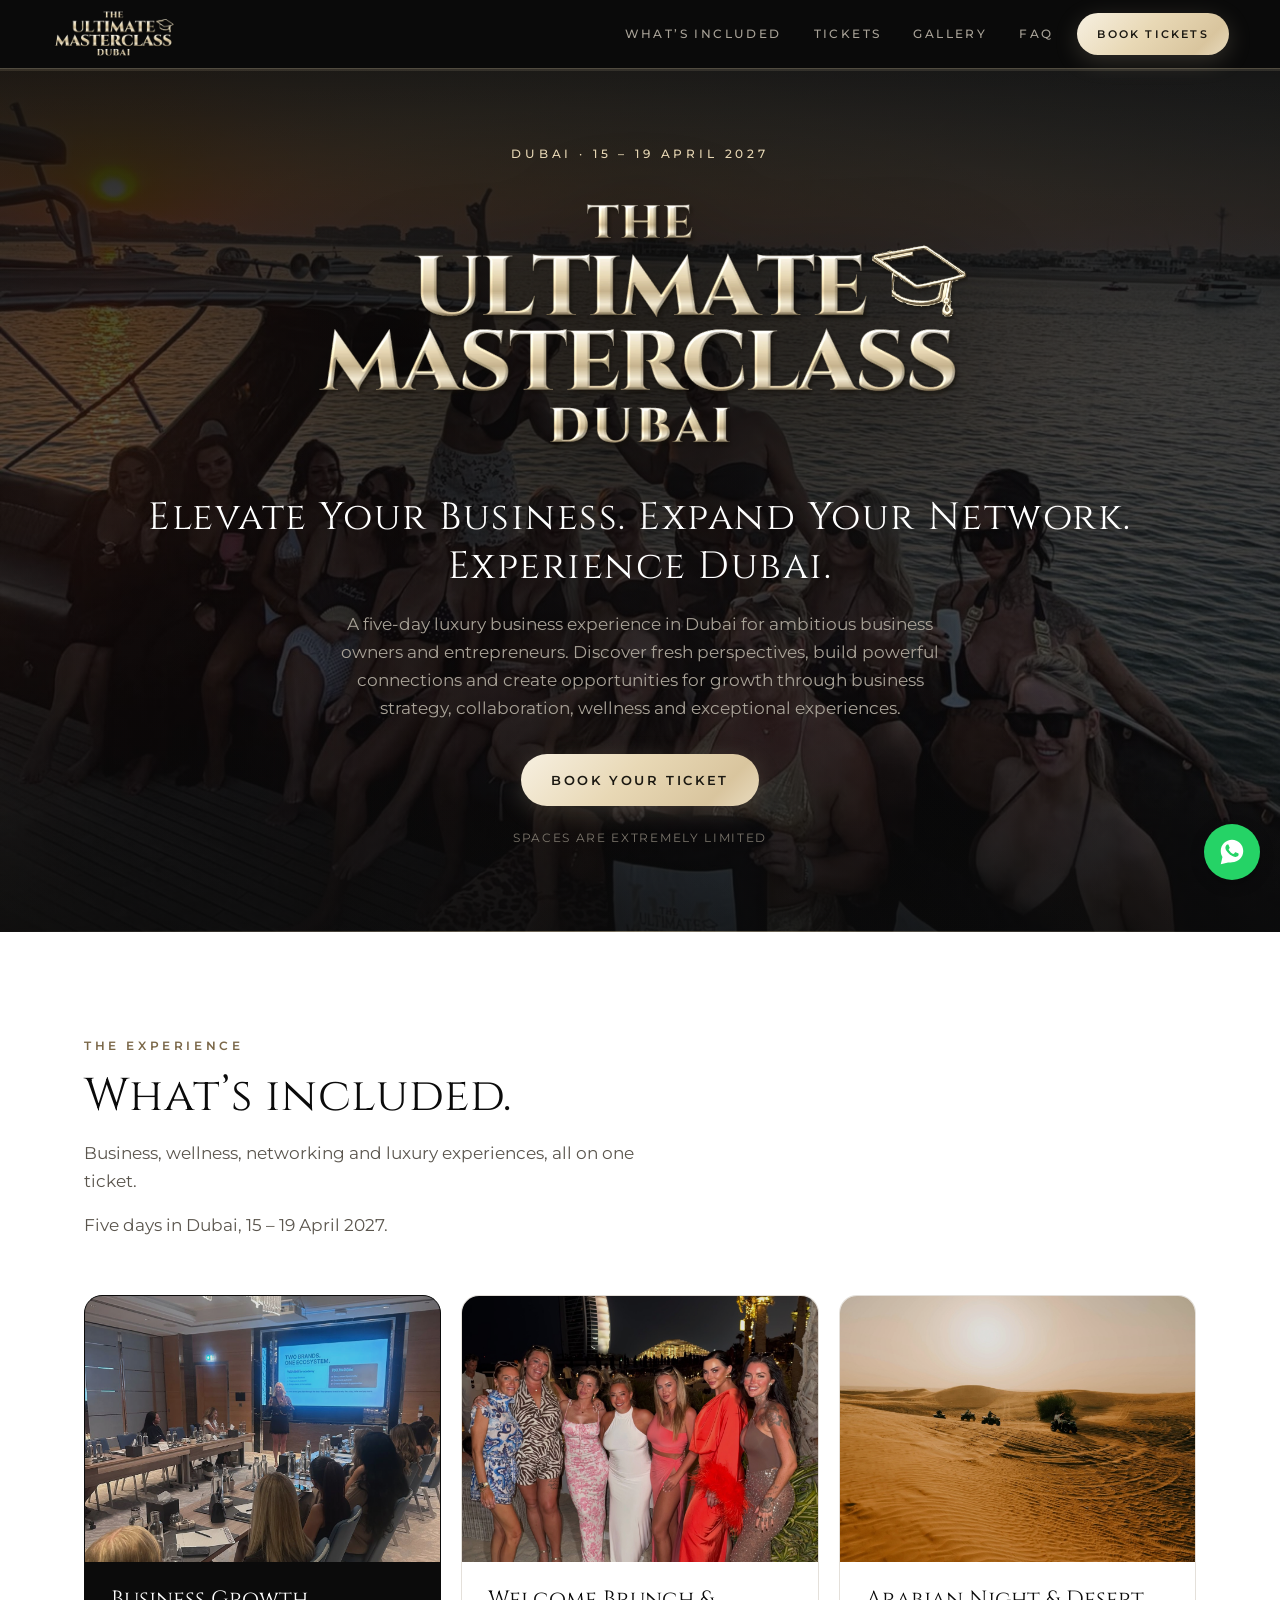
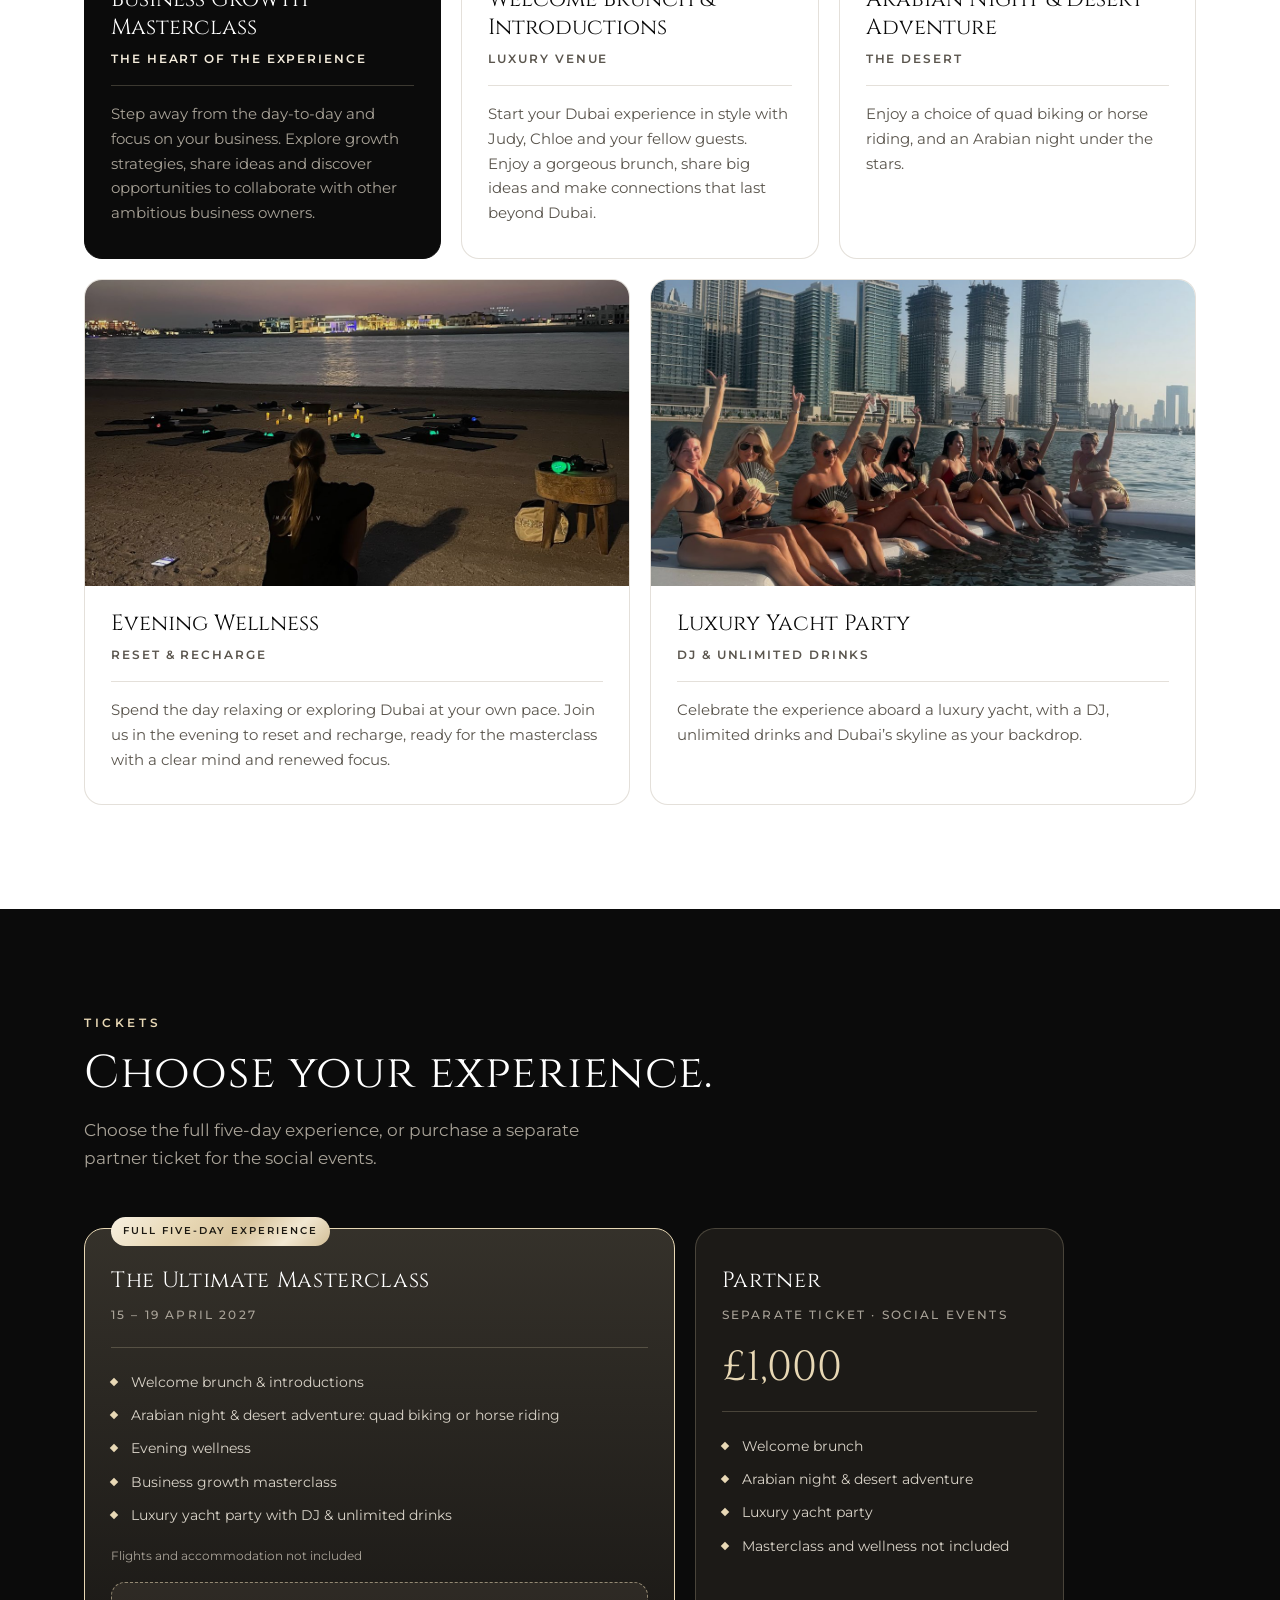
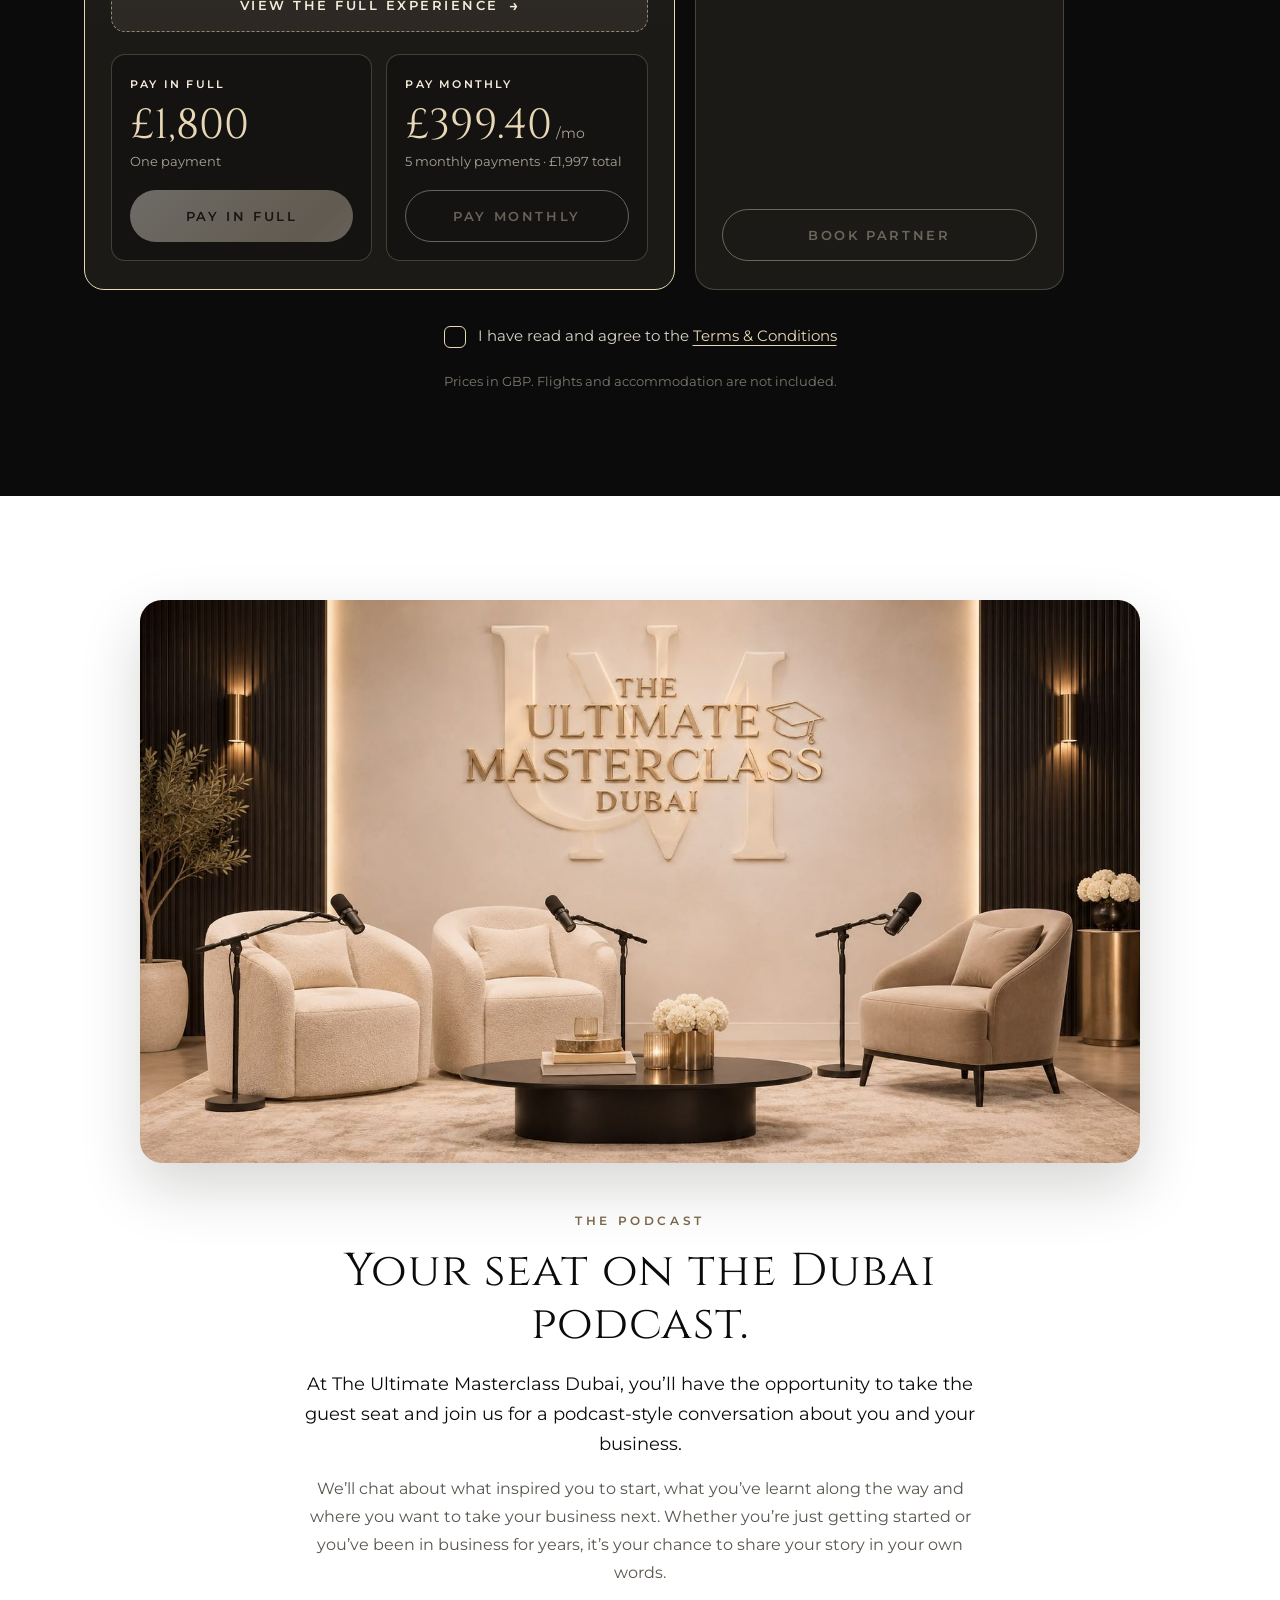
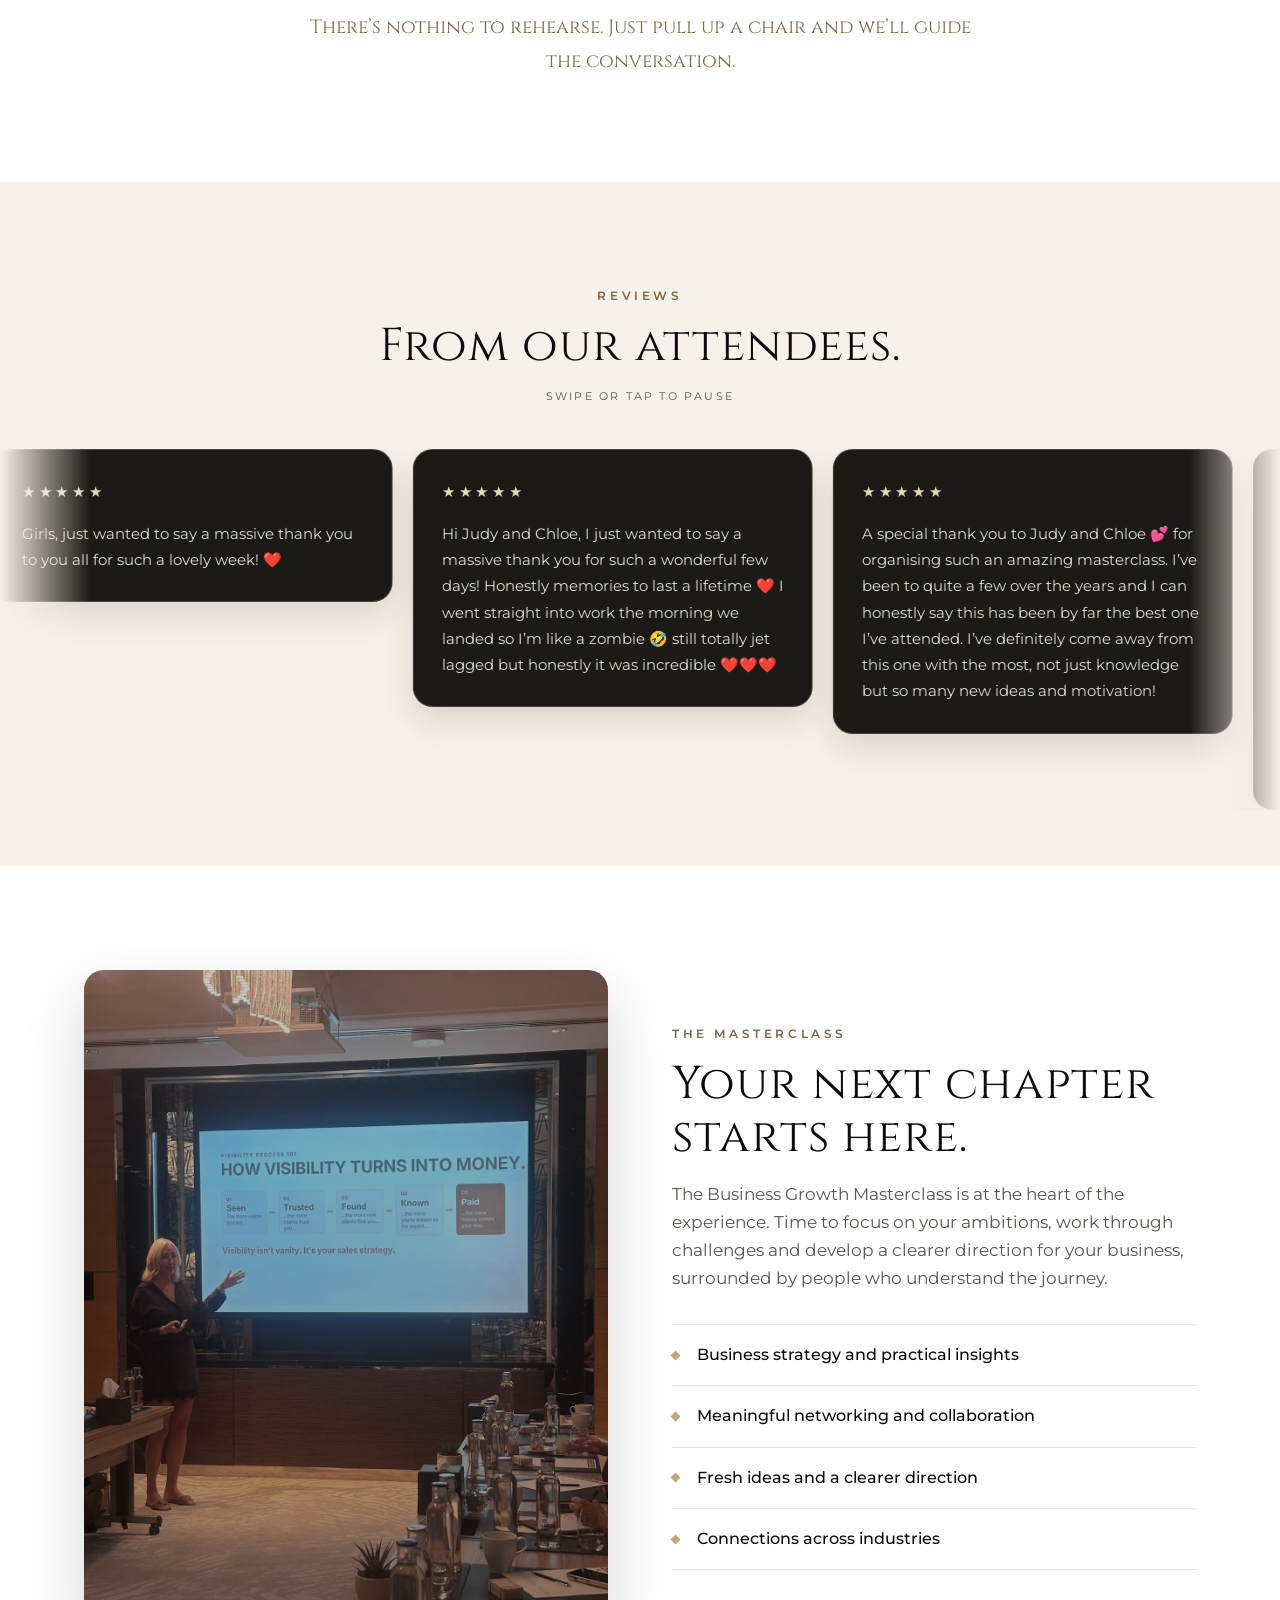
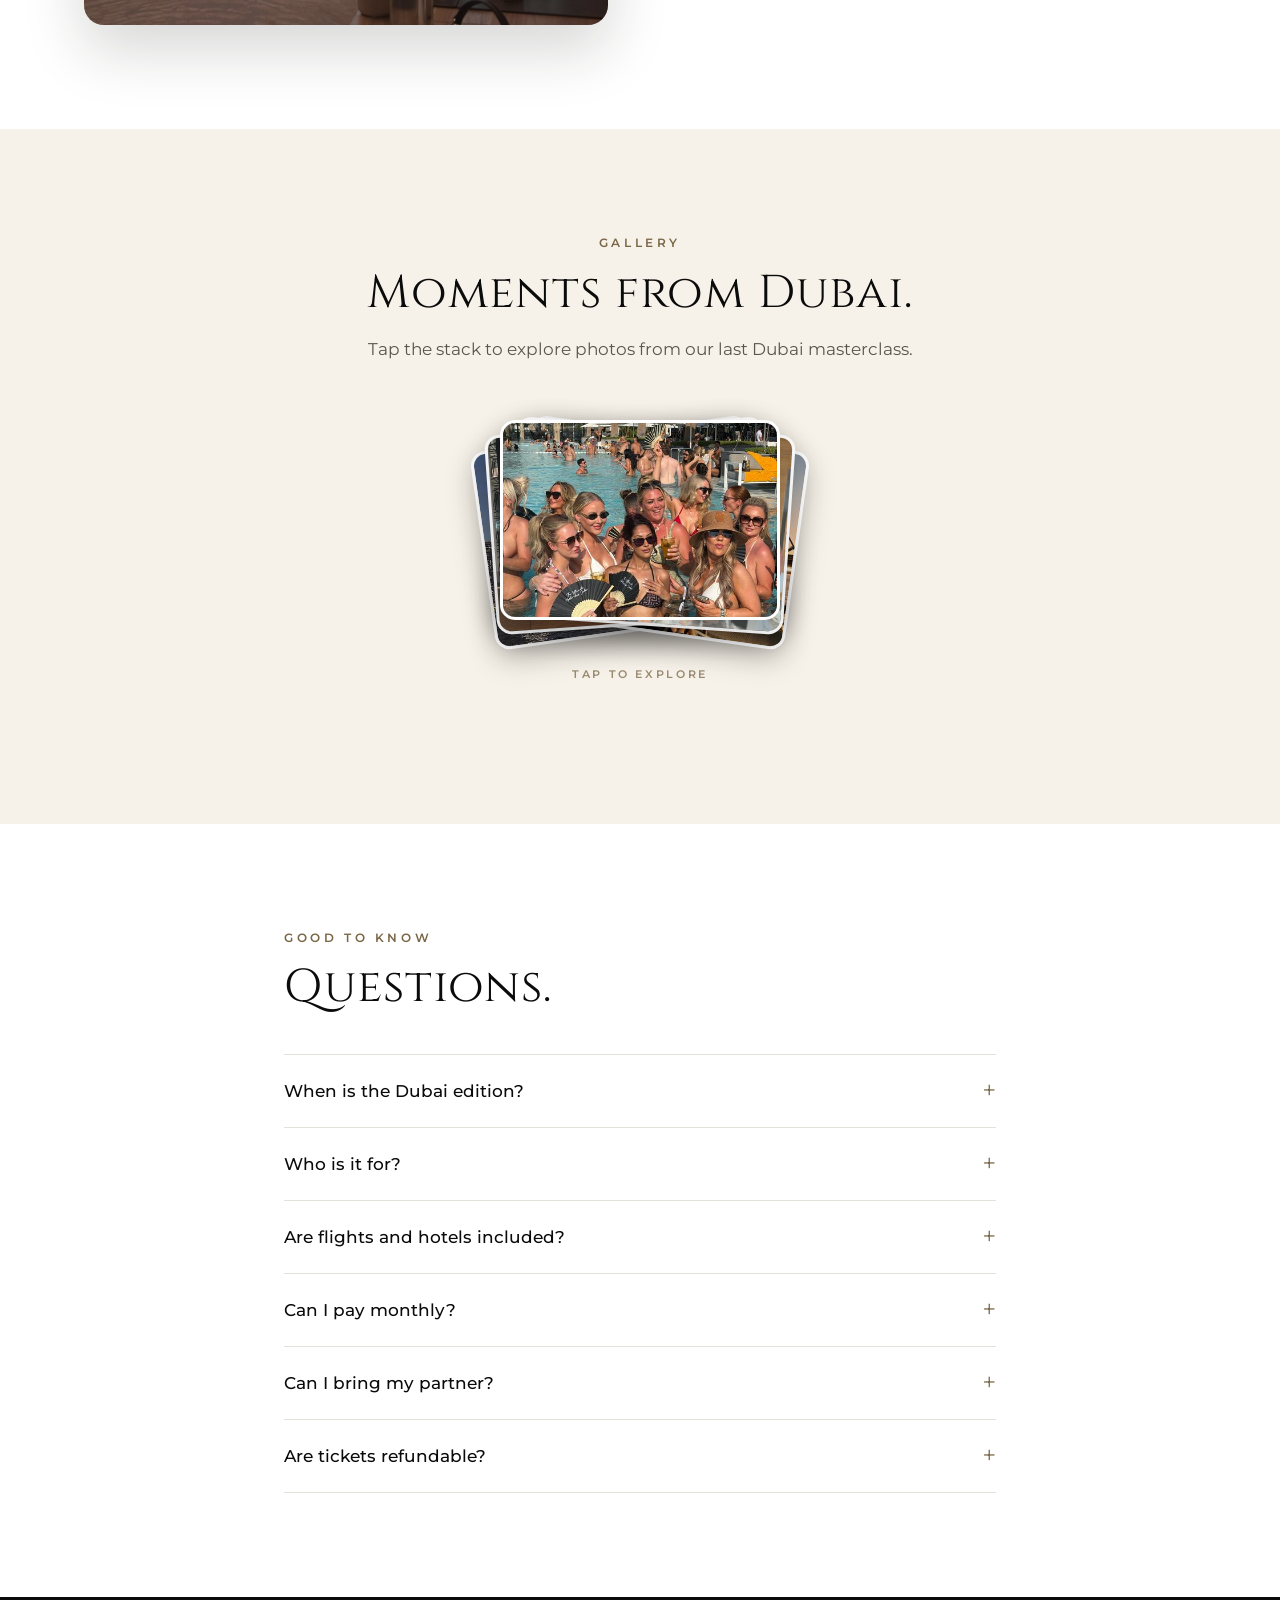
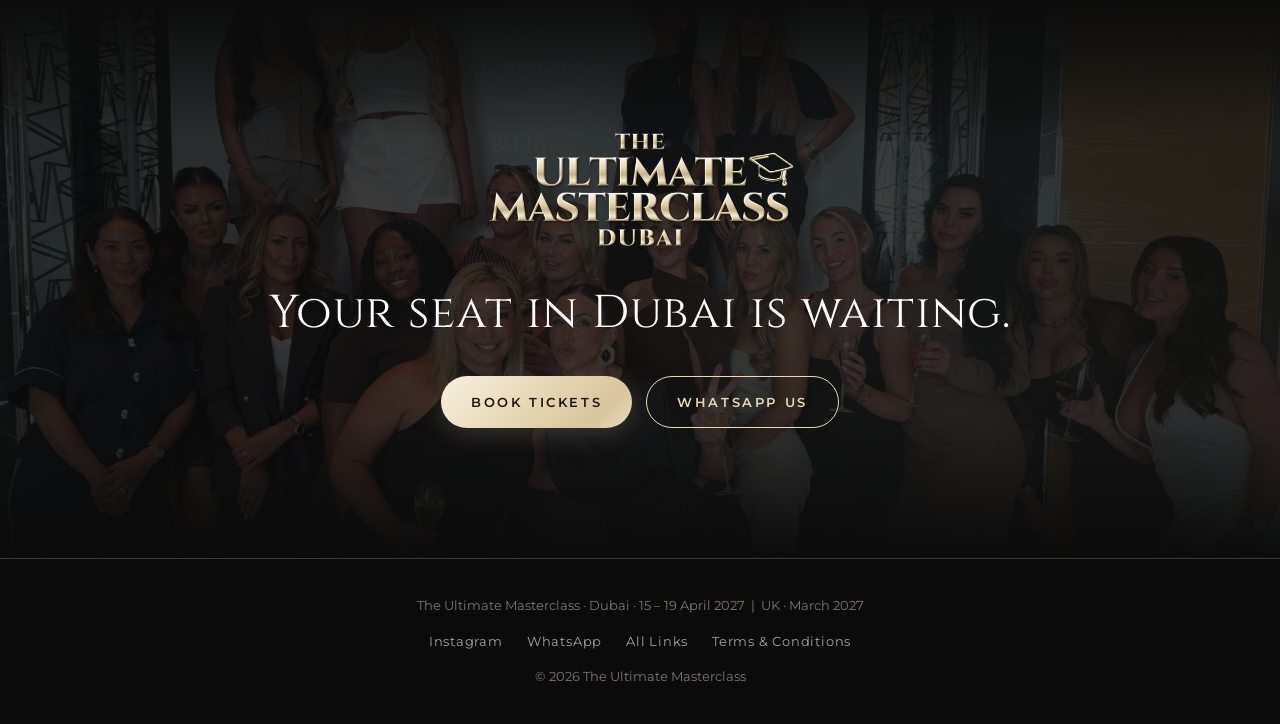
<file: index.html>
<!DOCTYPE html>
<html lang="en">
<head>
<meta charset="UTF-8">
<meta name="viewport" content="width=device-width, initial-scale=1.0, viewport-fit=cover">
<title>The Ultimate Masterclass Dubai 2027 | Luxury Business Masterclass &amp; Retreat</title>
<meta name="description" content="The Ultimate Masterclass returns to Dubai, 15 – 19 April 2027. A five-day luxury business masterclass and networking retreat for ambitious business owners and entrepreneurs, with business strategy, wellness, a desert adventure and a yacht party. Limited spaces.">
<meta name="keywords" content="The Ultimate Masterclass, Ultimate Masterclass Dubai, business masterclass Dubai, Dubai business retreat, entrepreneur retreat Dubai, luxury business retreat, business networking event Dubai, business growth masterclass, women in business retreat, beauty business masterclass, aesthetics business masterclass, hair and beauty business event, SPMU business training, business owners event 2027, Dubai April 2027">
<meta name="author" content="The Ultimate Masterclass">
<meta name="robots" content="index, follow, max-image-preview:large">
<link rel="canonical" href="https://theultimatemasterclass.co.uk/">
<meta name="theme-color" content="#0B0B0B">

<link rel="icon" href="assets/icons/favicon.ico?v=20261119134118" sizes="48x48">
<link rel="icon" type="image/png" href="assets/icons/icon-32.png?v=20261119134118" sizes="32x32">
<link rel="icon" type="image/png" href="assets/icons/icon-192.png?v=20261119134118" sizes="192x192">
<link rel="apple-touch-icon" href="assets/icons/apple-touch-icon.png?v=20261119134118">
<link rel="manifest" href="site.webmanifest">

<meta property="og:type" content="website">
<meta property="og:locale" content="en_GB">
<meta property="og:site_name" content="The Ultimate Masterclass">
<meta property="og:url" content="https://theultimatemasterclass.co.uk/">
<meta property="og:title" content="The Ultimate Masterclass Dubai | 15 – 19 April 2027">
<meta property="og:description" content="A five-day luxury business masterclass and networking retreat in Dubai for ambitious business owners and entrepreneurs. 15 – 19 April 2027. Limited spaces.">
<meta property="og:image" content="https://theultimatemasterclass.co.uk/assets/images/social-share.jpg">
<meta property="og:image:type" content="image/jpeg">
<meta property="og:image:width" content="1200">
<meta property="og:image:height" content="630">
<meta property="og:image:alt" content="The Ultimate Masterclass Dubai logo in gold on black">
<meta name="twitter:card" content="summary_large_image">
<meta name="twitter:title" content="The Ultimate Masterclass Dubai | 15 – 19 April 2027">
<meta name="twitter:description" content="A five-day luxury business masterclass and networking retreat in Dubai for ambitious business owners and entrepreneurs. Limited spaces.">
<meta name="twitter:image" content="https://theultimatemasterclass.co.uk/assets/images/social-share.jpg">
<meta name="twitter:image:alt" content="The Ultimate Masterclass Dubai logo in gold on black">

<script type="application/ld+json">
{
  "@context": "https://schema.org",
  "@graph": [
    {
      "@type": "Organization",
      "@id": "https://theultimatemasterclass.co.uk/#org",
      "name": "The Ultimate Masterclass",
      "url": "https://theultimatemasterclass.co.uk/",
      "logo": "https://theultimatemasterclass.co.uk/assets/icons/icon-512.png",
      "sameAs": ["https://www.instagram.com/the_ultimatemasterclass/"]
    },
    {
      "@type": "WebSite",
      "@id": "https://theultimatemasterclass.co.uk/#website",
      "name": "The Ultimate Masterclass",
      "url": "https://theultimatemasterclass.co.uk/",
      "publisher": { "@id": "https://theultimatemasterclass.co.uk/#org" },
      "inLanguage": "en-GB"
    },
    {
      "@type": "BusinessEvent",
      "name": "The Ultimate Masterclass Dubai 2027",
      "description": "A five-day luxury business masterclass and networking retreat in Dubai for ambitious business owners and entrepreneurs: the Business Growth Masterclass, a welcome brunch, an Arabian night and desert adventure, evening wellness and a luxury yacht party.",
      "startDate": "2027-04-15",
      "endDate": "2027-04-19",
      "eventStatus": "https://schema.org/EventScheduled",
      "eventAttendanceMode": "https://schema.org/OfflineEventAttendanceMode",
      "location": {
        "@type": "Place",
        "name": "Dubai",
        "address": { "@type": "PostalAddress", "addressLocality": "Dubai", "addressCountry": "AE" }
      },
      "image": [
        "https://theultimatemasterclass.co.uk/assets/images/social-share.jpg",
        "https://theultimatemasterclass.co.uk/assets/images/masterclass-session.jpg",
        "https://theultimatemasterclass.co.uk/assets/images/yacht-deck.jpg"
      ],
      "organizer": { "@id": "https://theultimatemasterclass.co.uk/#org" },
      "url": "https://theultimatemasterclass.co.uk/",
      "offers": [
        {
          "@type": "Offer",
          "name": "The Ultimate Masterclass ticket",
          "price": "1800",
          "priceCurrency": "GBP",
          "availability": "https://schema.org/LimitedAvailability",
          "url": "https://theultimatemasterclass.co.uk/#tickets"
        },
        {
          "@type": "Offer",
          "name": "Partner ticket",
          "price": "1000",
          "priceCurrency": "GBP",
          "availability": "https://schema.org/LimitedAvailability",
          "url": "https://theultimatemasterclass.co.uk/#tickets"
        }
      ]
    }
  ]
}
</script>

<link rel="preload" as="image" href="assets/logo/logo-text.webp?v=20261119134118" type="image/webp">
<link rel="preload" as="image" href="assets/images/yacht-sunset.jpg?v=20261119134118">
<script>
/* Version check: GitHub Pages caches this page for ~10 min. If the live site has a
   newer version than the one loaded, reload once to pick it up (see tools/bump_version.py). */
(function () {
  var SITE_VERSION = "20261119134118";
  if (location.protocol === 'file:' || !window.fetch) return;
  fetch('version.json?t=' + Date.now(), { cache: 'no-store' })
    .then(function (r) { return r.ok ? r.json() : null; })
    .then(function (d) {
      if (!d || !d.version || d.version === SITE_VERSION) return;
      var key = 'tumc-reloaded-' + d.version;
      try { if (sessionStorage.getItem(key)) return; sessionStorage.setItem(key, '1'); } catch (e) { return; }
      location.reload();
    })
    .catch(function () {});
})();
</script>
<link rel="preconnect" href="https://fonts.googleapis.com">
<link rel="preconnect" href="https://fonts.gstatic.com" crossorigin>
<link rel="stylesheet" href="https://fonts.googleapis.com/css2?family=Cinzel:wght@400;500&family=Montserrat:wght@400;500;600&display=swap">
<link rel="stylesheet" href="styles.css?v=20261119134118">
</head>
<body>

<header class="nav">
  <div class="wrap nav-in">
    <a href="#top" class="nav-mark" aria-label="The Ultimate Masterclass, back to top"><picture><source srcset="assets/logo/logo-text.webp?v=20261119134118" type="image/webp"><img src="assets/logo/logo-text.png?v=20261119134118" alt="" width="2400" height="959"></picture></a>
    <nav class="nav-links" aria-label="Sections">
      <a href="#days">What’s Included</a>
      <a href="#tickets">Tickets</a>
      <a href="#gallery">Gallery</a>
      <a href="#faq">FAQ</a>
    </nav>
    <a href="#tickets" class="btn btn-gold btn-sm">Book Tickets</a>
  </div>
</header>

<main id="top">

  <!-- HERO -->
  <section class="hero">
    <div class="hero-bg" aria-hidden="true"></div>
    <div class="wrap hero-in">
      <p class="eyebrow">Dubai · 15 – 19 April 2027</p>
      <picture>
        <source srcset="assets/logo/logo-text.webp?v=20261119134118" type="image/webp">
        <img class="hero-logo" src="assets/logo/logo-text.png?v=20261119134118" alt="The Ultimate Masterclass Dubai" width="2400" height="959">
      </picture>
      <h1>Elevate Your Business. Expand Your Network.<br>Experience Dubai.</h1>
      <p class="lead">A five-day luxury business experience in Dubai for ambitious business owners and entrepreneurs. Discover fresh perspectives, build powerful connections and create opportunities for growth through business strategy, collaboration, wellness and exceptional experiences.</p>
      <div class="cta">
        <a href="#tickets" class="btn btn-gold">Book Your Ticket</a>
      </div>
      <p class="fine">Spaces are extremely limited</p>
    </div>
  </section>

  <!-- WHAT'S INCLUDED -->
  <section class="sec light" id="days">
    <div class="wrap">
      <p class="label">The Experience</p>
      <h2>What’s included.</h2>
      <p class="intro">Business, wellness, networking and luxury experiences, all on one ticket.</p>
      <p class="intro">Five days in Dubai, 15 – 19 April 2027.</p>

      <ol class="days">
        <li class="day day-key">
          <img class="day-img" src="assets/images/masterclass-session.jpg?v=20261119134118" alt="A speaker presenting to guests during the Business Growth Masterclass" loading="lazy" width="1200" height="1600" style="object-position:center 40%">
          <h3>Business Growth Masterclass</h3>
          <p class="day-where">The heart of the experience</p>
          <p>Step away from the day-to-day and focus on your business. Explore growth strategies, share ideas and discover opportunities to collaborate with other ambitious business owners.</p>
        </li>
        <li class="day">
          <img class="day-img" src="assets/images/beach-night.jpg?v=20261119134118" alt="Guests together at a beach club in Dubai at night" loading="lazy" width="1200" height="1600">
          <h3>Welcome Brunch &amp; Introductions</h3>
          <p class="day-where">Luxury venue</p>
          <p>Start your Dubai experience in style with Judy, Chloe and your fellow guests. Enjoy a gorgeous brunch, share big ideas and make connections that last beyond Dubai.</p>
        </li>
        <li class="day">
          <img class="day-img" src="assets/images/arabian-night.jpg?v=20261119134118" alt="Quad bikes riding across the golden dunes of the Dubai desert" loading="lazy" width="1400" height="933"><!-- Photo: Mulberry Digital, Unsplash -->
          <h3>Arabian Night &amp; Desert Adventure</h3>
          <p class="day-where">The desert</p>
          <p>Enjoy a choice of quad biking or horse riding, and an Arabian night under the stars.</p>
        </li>
        <li class="day">
          <img class="day-img" src="assets/images/evening-wellness.jpg?v=20261119134118" alt="A guest sitting on the beach at dusk beside mats and candles set out for the evening wellness session" loading="lazy" width="1200" height="1600" style="object-position:center 62%">
          <h3>Evening Wellness</h3>
          <p class="day-where">Reset &amp; recharge</p>
          <p>Spend the day relaxing or exploring Dubai at your own pace. Join us in the evening to reset and recharge, ready for the masterclass with a clear mind and renewed focus.</p>
        </li>
        <li class="day">
          <img class="day-img" src="assets/images/yacht-deck.jpg?v=20261119134118" alt="Guests relaxing on the yacht deck with the Dubai skyline behind" loading="lazy" width="1200" height="1600" style="object-position:center 56%">
          <h3>Luxury Yacht Party</h3>
          <p class="day-where">DJ &amp; unlimited drinks</p>
          <p>Celebrate the experience aboard a luxury yacht, with a DJ, unlimited drinks and Dubai’s skyline as your backdrop.</p>
        </li>
      </ol>
    </div>
  </section>

  <!-- TICKETS -->
  <section class="sec dark" id="tickets">
    <div class="wrap">
      <p class="label">Tickets</p>
      <h2>Choose your experience.</h2>
      <p class="intro">Choose the full five-day experience, or purchase a separate partner ticket for the social events.</p>

      <div class="tix">
        <article class="tk tk-feat" data-href="experience.html?from=tickets">
          <p class="tk-badge">Full Five-Day Experience</p>
          <h3>The Ultimate Masterclass</h3>
          <p class="tk-sub">15 – 19 April 2027</p>
          <ul>
            <li>Welcome brunch &amp; introductions</li>
            <li>Arabian night &amp; desert adventure: quad biking or horse riding</li>
            <li>Evening wellness</li>
            <li>Business growth masterclass</li>
            <li>Luxury yacht party with DJ &amp; unlimited drinks</li>
          </ul>
          <p class="tk-excl">Flights and accommodation not included</p>
          <a class="tk-more" href="experience.html?from=tickets">View the full experience <span aria-hidden="true">→</span></a>
          <div class="pay">
            <div class="pay-opt">
              <p class="pay-h">Pay in full</p>
              <p class="tk-price">£1,800</p>
              <p class="pay-sub">One payment</p>
              <a class="btn btn-gold" href="#" data-href="https://stan.store/EducationalEvents/p/vip-ticket-dubai" data-pay>Pay in Full</a>
            </div>
            <div class="pay-opt">
              <p class="pay-h">Pay monthly</p>
              <p class="tk-price">£399.40<span class="per">/mo</span></p>
              <p class="pay-sub">5 monthly payments · £1,997 total</p>
              <a class="btn btn-line" href="#" data-href="https://stan.store/EducationalEvents/p/april-dubai-27--full-experience--pay-instalments" data-pay>Pay Monthly</a>
            </div>
          </div>
        </article>

        <article class="tk">
          <h3>Partner</h3>
          <p class="tk-sub">Separate ticket · Social events</p>
          <p class="tk-price">£1,000</p>
          <ul>
            <li>Welcome brunch</li>
            <li>Arabian night &amp; desert adventure</li>
            <li>Luxury yacht party</li>
            <li>Masterclass and wellness not included</li>
          </ul>
          <a class="btn btn-line" href="#" data-href="https://stan.store/EducationalEvents/p/partners-package-day-1-4-ticket-dubai-" data-pay>Book Partner</a>
        </article>
      </div>

      <label class="agree" id="agree">
        <input type="checkbox" id="agreeTerms">
        <span class="agree-box" aria-hidden="true"></span>
        <span class="agree-text">I have read and agree to the <a href="terms.html?from=tickets">Terms &amp; Conditions</a></span>
      </label>
      <p class="agree-hint" id="agreeHint" aria-live="polite">Please accept the Terms &amp; Conditions to continue to payment.</p>
      <p class="note">Prices in GBP. Flights and accommodation are not included.</p>
    </div>
  </section>

  <!-- PODCAST -->
  <section class="sec light podcast" id="podcast">
    <div class="wrap">
      <figure class="pod-img">
        <img src="assets/images/podcast.jpg?v=20261119134118" alt="The Ultimate Masterclass Dubai podcast set, with three armchairs and microphones in front of the gold logo" loading="lazy" width="1600" height="900">
      </figure>
      <div class="pod-text">
        <p class="label">The Podcast</p>
        <h2>Your seat on the Dubai podcast.</h2>
        <p class="pod-lead">At The Ultimate Masterclass Dubai, you’ll have the opportunity to take the guest seat and join us for a podcast-style conversation about you and your business.</p>
        <p>We’ll chat about what inspired you to start, what you’ve learnt along the way and where you want to take your business next. Whether you’re just getting started or you’ve been in business for years, it’s your chance to share your story in your own words.</p>
        <p class="pod-note">There’s nothing to rehearse. Just pull up a chair and we’ll guide the conversation.</p>
      </div>
    </div>
  </section>

  <!-- TESTIMONIALS: add one <figure class="quote"> per review -->
  <section class="sec champ reviews" id="reviews">
    <div class="wrap">
      <p class="label">Reviews</p>
      <h2>From our attendees.</h2>
      <p class="rv-hint">Swipe or tap to pause</p>
    </div>
    <div class="rv-marquee" id="rv">
      <div class="rv-track">
        <figure class="quote">
          <p class="stars" aria-label="5 out of 5 stars">★★★★★</p>
          <blockquote><p>Girls, just wanted to say a massive thank you to you all for such a lovely week! ❤️</p></blockquote>
        </figure>
        <figure class="quote">
          <p class="stars" aria-label="5 out of 5 stars">★★★★★</p>
          <blockquote><p>Hi Judy and Chloe, I just wanted to say a massive thank you for such a wonderful few days! Honestly memories to last a lifetime ❤️ I went straight into work the morning we landed so I’m like a zombie 🤣 still totally jet lagged but honestly it was incredible ❤️❤️❤️</p></blockquote>
        </figure>
        <figure class="quote">
          <p class="stars" aria-label="5 out of 5 stars">★★★★★</p>
          <blockquote><p>A special thank you to Judy and Chloe 💕 for organising such an amazing masterclass. I’ve been to quite a few over the years and I can honestly say this has been by far the best one I’ve attended. I’ve definitely come away from this one with the most, not just knowledge but so many new ideas and motivation!</p></blockquote>
        </figure>
        <figure class="quote">
          <p class="stars" aria-label="5 out of 5 stars">★★★★★</p>
          <blockquote><p>Honestly, it is really special. I’ve made a couple of friends I will be staying in contact with. Truly blessed! Including you.</p><p>Honestly this year has changed so many things for me. I really appreciate little things in life and hold in my heart ❤️ I got on a plane by myself 🙌 went to places I’ve never been by myself 🥹</p><p>So special xx</p></blockquote>
        </figure>
        <figure class="quote">
          <p class="stars" aria-label="5 out of 5 stars">★★★★★</p>
          <blockquote><p>It’s been so lovely meeting you all, honestly such a lovely group of girls and I’m so glad I got to spend the week with you all!</p></blockquote>
        </figure>
        <figure class="quote">
          <p class="stars" aria-label="5 out of 5 stars">★★★★★</p>
          <blockquote><p>I’m still in my little Dubai bubble!! I can’t put into words how being around you all has made me feel! Xx thank you so so much for everything! I am so grateful and looking forward to the next one 😆</p></blockquote>
        </figure>
        <figure class="quote">
          <p class="stars" aria-label="5 out of 5 stars">★★★★★</p>
          <blockquote><p>Thank you so much for an unforgettable week, Judy. You are such a beautiful soul and one of the kindest people I know. It’s an honour to be your friend. Congratulations on a fabulous event, and congratulations on being you babes. Unreal 👏🏼</p></blockquote>
        </figure>
        <figure class="quote">
          <p class="stars" aria-label="5 out of 5 stars">★★★★★</p>
          <blockquote><p>Thanks again for such an amazing experience and hopefully I’ll see you all again soon! ❤️ xx</p></blockquote>
        </figure>
        <figure class="quote">
          <p class="stars" aria-label="5 out of 5 stars">★★★★★</p>
          <blockquote><p>The identity shift I never knew would happen 🥺 what a trip, grateful for every single one of you and the opportunities ❤️</p></blockquote>
        </figure>
      </div>
    </div>
  </section>

  <!-- MASTERCLASS DAY -->
  <section class="sec light">
    <div class="wrap split">
      <figure class="split-img">
        <img src="assets/images/masterclass-next-chapter-alt.jpg?v=20261119134118" alt="A speaker presenting &quot;How visibility turns into money&quot; at the masterclass" loading="lazy" width="1200" height="1600">
      </figure>
      <div>
        <p class="label">The Masterclass</p>
        <h2>Your next chapter starts here.</h2>
        <p class="intro">The Business Growth Masterclass is at the heart of the experience. Time to focus on your ambitions, work through challenges and develop a clearer direction for your business, surrounded by people who understand the journey.</p>
        <ul class="ticks">
          <li>Business strategy and practical insights</li>
          <li>Meaningful networking and collaboration</li>
          <li>Fresh ideas and a clearer direction</li>
          <li>Connections across industries</li>
        </ul>
      </div>
    </div>
  </section>

  <!-- GALLERY (gallery.js) -->
  <section class="sec champ gallery" id="gallery">
    <div class="wrap">
      <p class="label">Gallery</p>
      <h2>Moments from Dubai.</h2>
      <p class="intro">Tap the stack to explore photos from our last Dubai masterclass.</p>
      <div class="gallery-container">
        <div class="photo-stack" id="photoStack" role="button" tabindex="0" aria-label="Open the photo gallery">
          <div class="stack-card"></div>
          <div class="stack-card"></div>
          <div class="stack-card"></div>
          <div class="stack-card"></div>
          <div class="stack-card"></div>
          <div class="stack-label"><span class="stack-hint">Tap to explore</span></div>
        </div>
        <div class="gallery-expanded" id="galleryExpanded">
          <button class="collapse-btn" id="galleryCollapse" type="button"><span aria-hidden="true">✕</span> Back to Stack</button>
          <div class="gallery-grid" id="galleryGrid"></div>
        </div>
      </div>
    </div>
  </section>

  <!-- FAQ -->
  <section class="sec light" id="faq">
    <div class="wrap narrow">
      <p class="label">Good to Know</p>
      <h2>Questions.</h2>
      <div class="faq">
        <details>
          <summary>When is the Dubai edition?</summary>
          <p>15th – 19th April 2027, in Dubai.</p>
        </details>
        <details>
          <summary>Who is it for?</summary>
          <p>Ambitious business owners and entrepreneurs across all industries, including hair, beauty, aesthetics and SPMU. If you want fresh ideas, a clearer direction and connections with people who understand the journey, it’s for you.</p>
        </details>
        <details>
          <summary>Are flights and hotels included?</summary>
          <p>No. Guests arrange their own travel and accommodation.</p>
        </details>
        <details>
          <summary>Can I pay monthly?</summary>
          <p>Yes. Pay £1,800 in full, or 5 monthly payments of £399.40 (£1,997 in total).</p>
        </details>
        <details>
          <summary>Can I bring my partner?</summary>
          <p>Yes. Partners need their own Partner ticket (£1,000), purchased separately. It covers the welcome brunch, the Arabian night &amp; desert adventure and the yacht party. Partners don’t attend the masterclass or wellness sessions.</p>
        </details>
        <details>
          <summary>Are tickets refundable?</summary>
          <p>Bookings are non-refundable. Message us on WhatsApp if your plans change and we’ll do what we can.</p>
        </details>
      </div>
    </div>
  </section>

  <!-- CLOSE -->
  <section class="close">
    <div class="close-bg" aria-hidden="true"></div>
    <div class="wrap close-in">
      <picture><source srcset="assets/logo/logo-text.webp?v=20261119134118" type="image/webp"><img src="assets/logo/logo-text.png?v=20261119134118" alt="" class="close-mark" width="2400" height="959"></picture>
      <h2>Your seat in Dubai is waiting.</h2>
      <div class="cta">
        <a href="#tickets" class="btn btn-gold">Book Tickets</a>
        <a href="https://wa.me/447821859250" class="btn btn-line" target="_blank" rel="noopener">WhatsApp Us</a>
      </div>
    </div>
  </section>

</main>

<footer class="foot">
  <div class="wrap foot-in">
    <p>The Ultimate Masterclass · Dubai · 15 – 19 April 2027 &nbsp;|&nbsp; UK · March 2027</p>
    <p class="foot-links">
      <a href="https://www.instagram.com/the_ultimatemasterclass/" target="_blank" rel="noopener">Instagram</a>
      <a href="https://wa.me/447821859250" target="_blank" rel="noopener">WhatsApp</a>
      <a href="https://linktr.ee/theultimatemasterclass" target="_blank" rel="noopener">All Links</a>
      <a href="terms.html?from=home">Terms &amp; Conditions</a>
    </p>
    <p class="foot-c">© 2026 The Ultimate Masterclass</p>
  </div>
</footer>

<div class="lightbox-overlay" id="lightboxOverlay" aria-modal="true" role="dialog" aria-label="Photo viewer">
  <button class="lightbox-close" type="button" aria-label="Close">&times;</button>
  <button class="lightbox-btn lightbox-prev" type="button" aria-label="Previous photo">&#10094;</button>
  <div class="lightbox-swipe-container" id="lightboxSwipeContainer"></div>
  <button class="lightbox-btn lightbox-next" type="button" aria-label="Next photo">&#10095;</button>
  <div class="lightbox-counter" id="lightboxCounter"></div>
</div>

<dialog class="modal" id="pay-off" aria-labelledby="pay-off-h">
  <form method="dialog" class="modal-x-f"><button class="modal-x" aria-label="Close">&times;</button></form>
  <p class="label">Bookings</p>
  <h2 id="pay-off-h">Online payments are temporarily unavailable.</h2>
  <p>We’re currently updating our payment system. Online booking will reopen shortly. To reserve your place in the meantime, please message us on WhatsApp and our team will be happy to help.</p>
  <div class="cta">
    <a class="btn btn-gold" href="https://wa.me/447821859250?text=Hi!%20I'd%20like%20to%20reserve%20a%20place%20at%20The%20Ultimate%20Masterclass%20Dubai." target="_blank" rel="noopener">WhatsApp Us</a>
    <form method="dialog"><button class="btn btn-line">Close</button></form>
  </div>
</dialog>

<script src="scrollbar.js?v=20261119134118" defer></script>
<script src="reviews.js?v=20261119134118" defer></script>
<script src="whatsapp.js?v=20261119134118" defer></script>
<script src="gallery.js?v=20261119134118" defer></script>
<script>
/* Whole full-experience card opens the details page (buttons, links and the checkbox keep their own behaviour). */
(function(){
  var card=document.querySelector('.tk-feat[data-href]');
  if(!card)return;
  card.addEventListener('click',function(e){
    if(e.target.closest('a,button,label,input,.pay-opt'))return;
    location.href=card.getAttribute('data-href');
  });
})();
</script>
<script src="payments.js?v=20261119134118" defer></script>
</body>
</html>
</file>
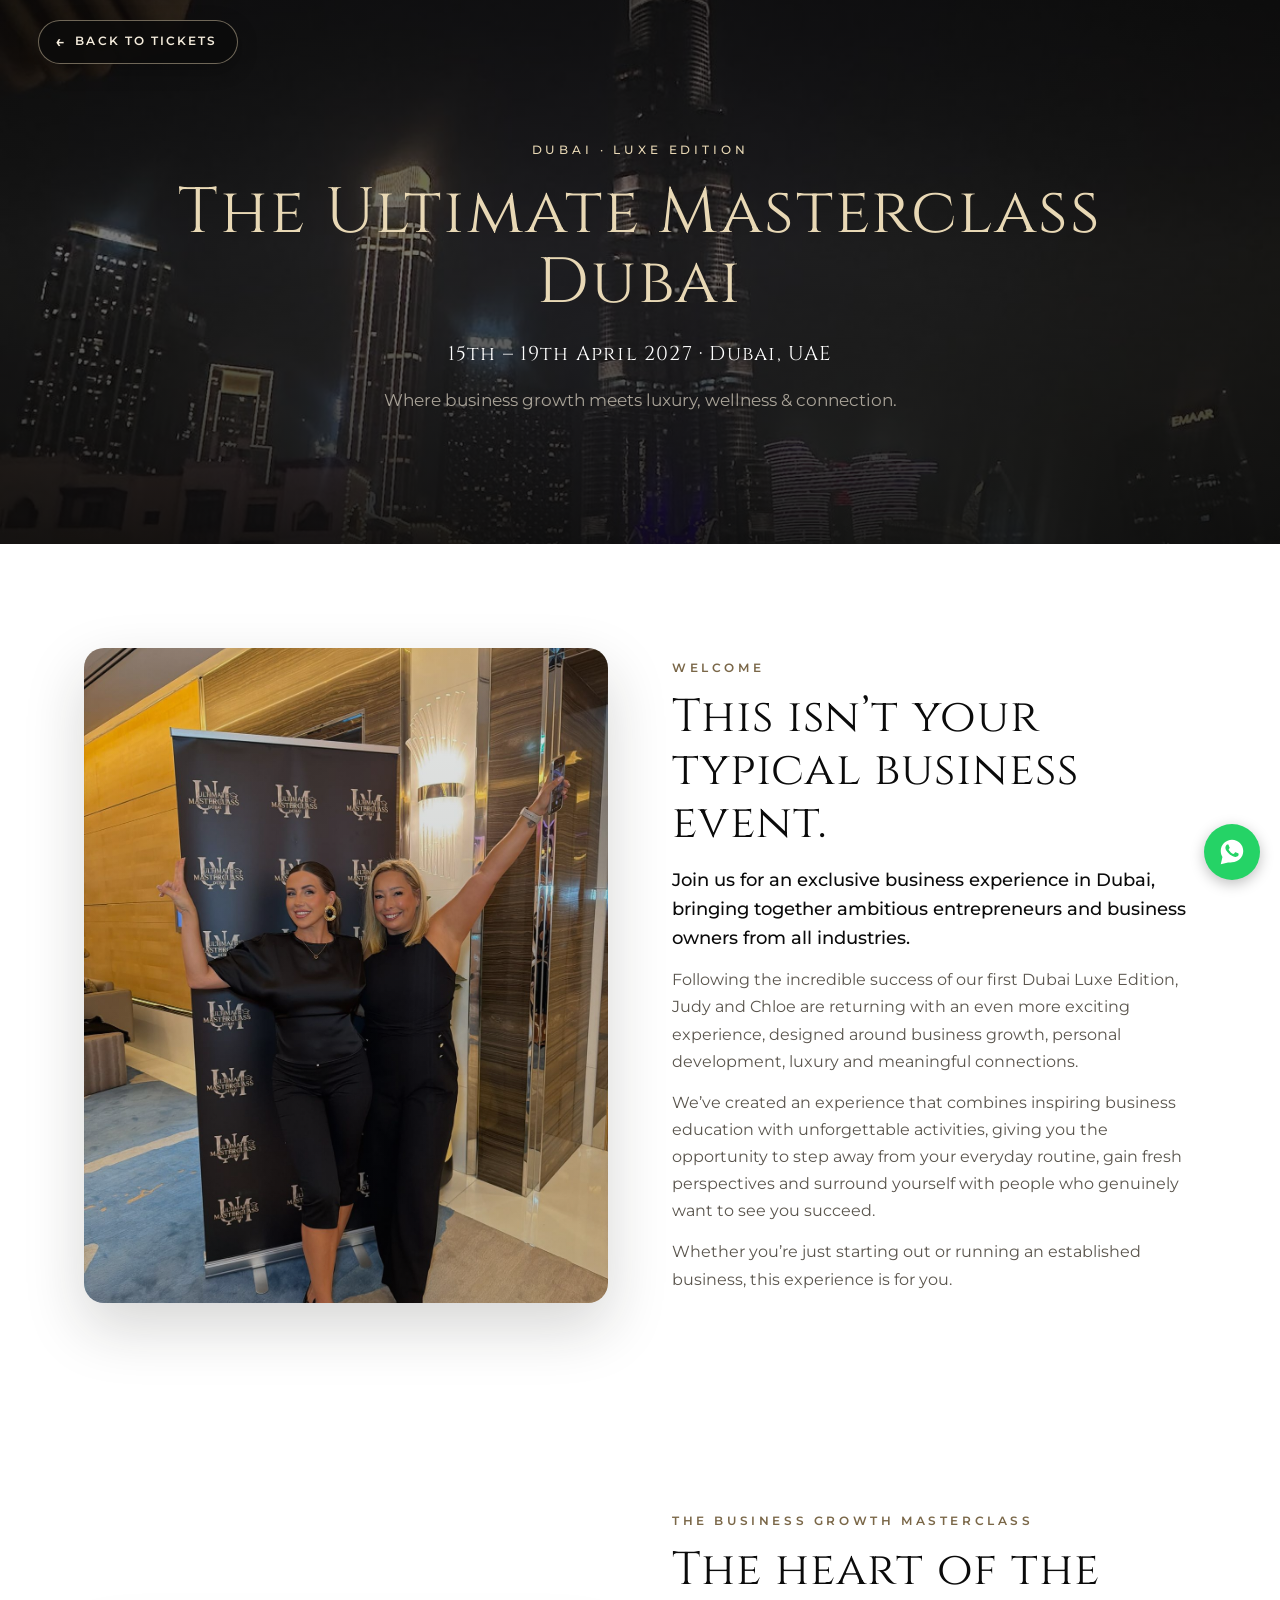
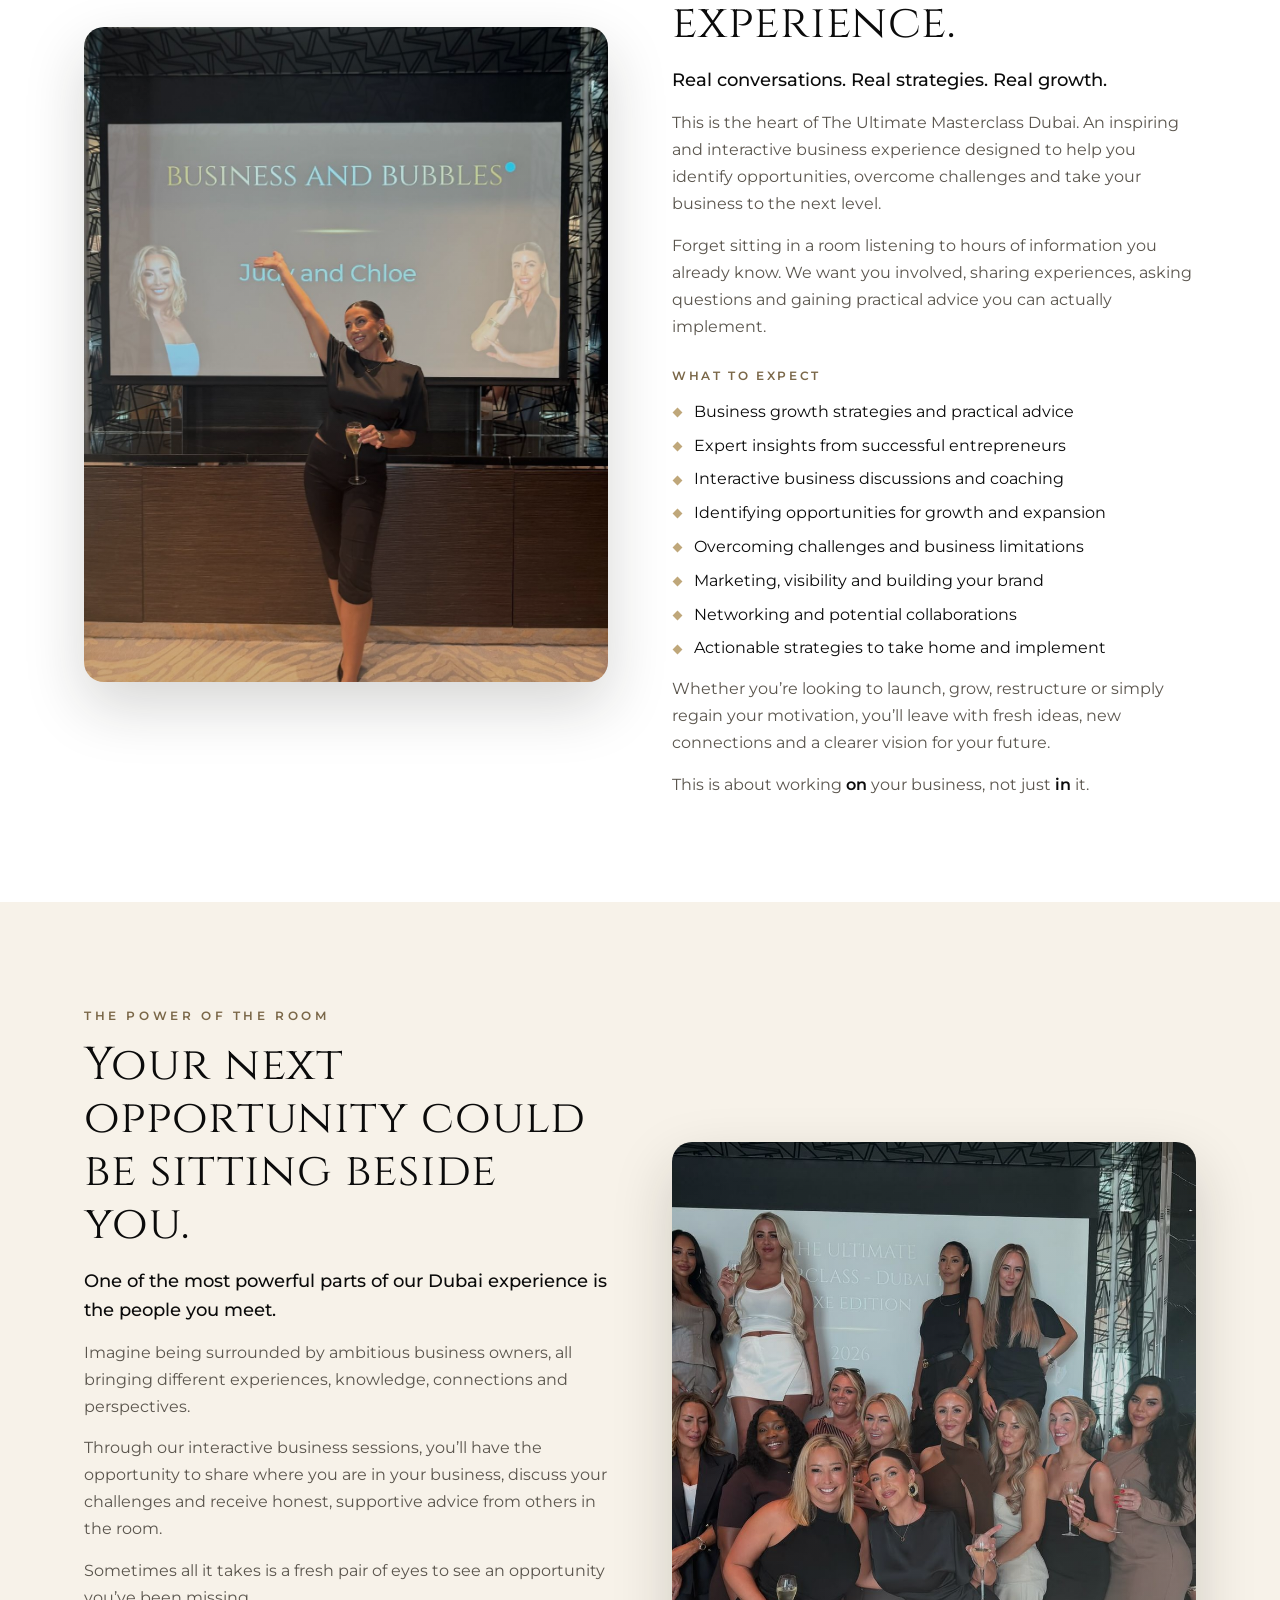
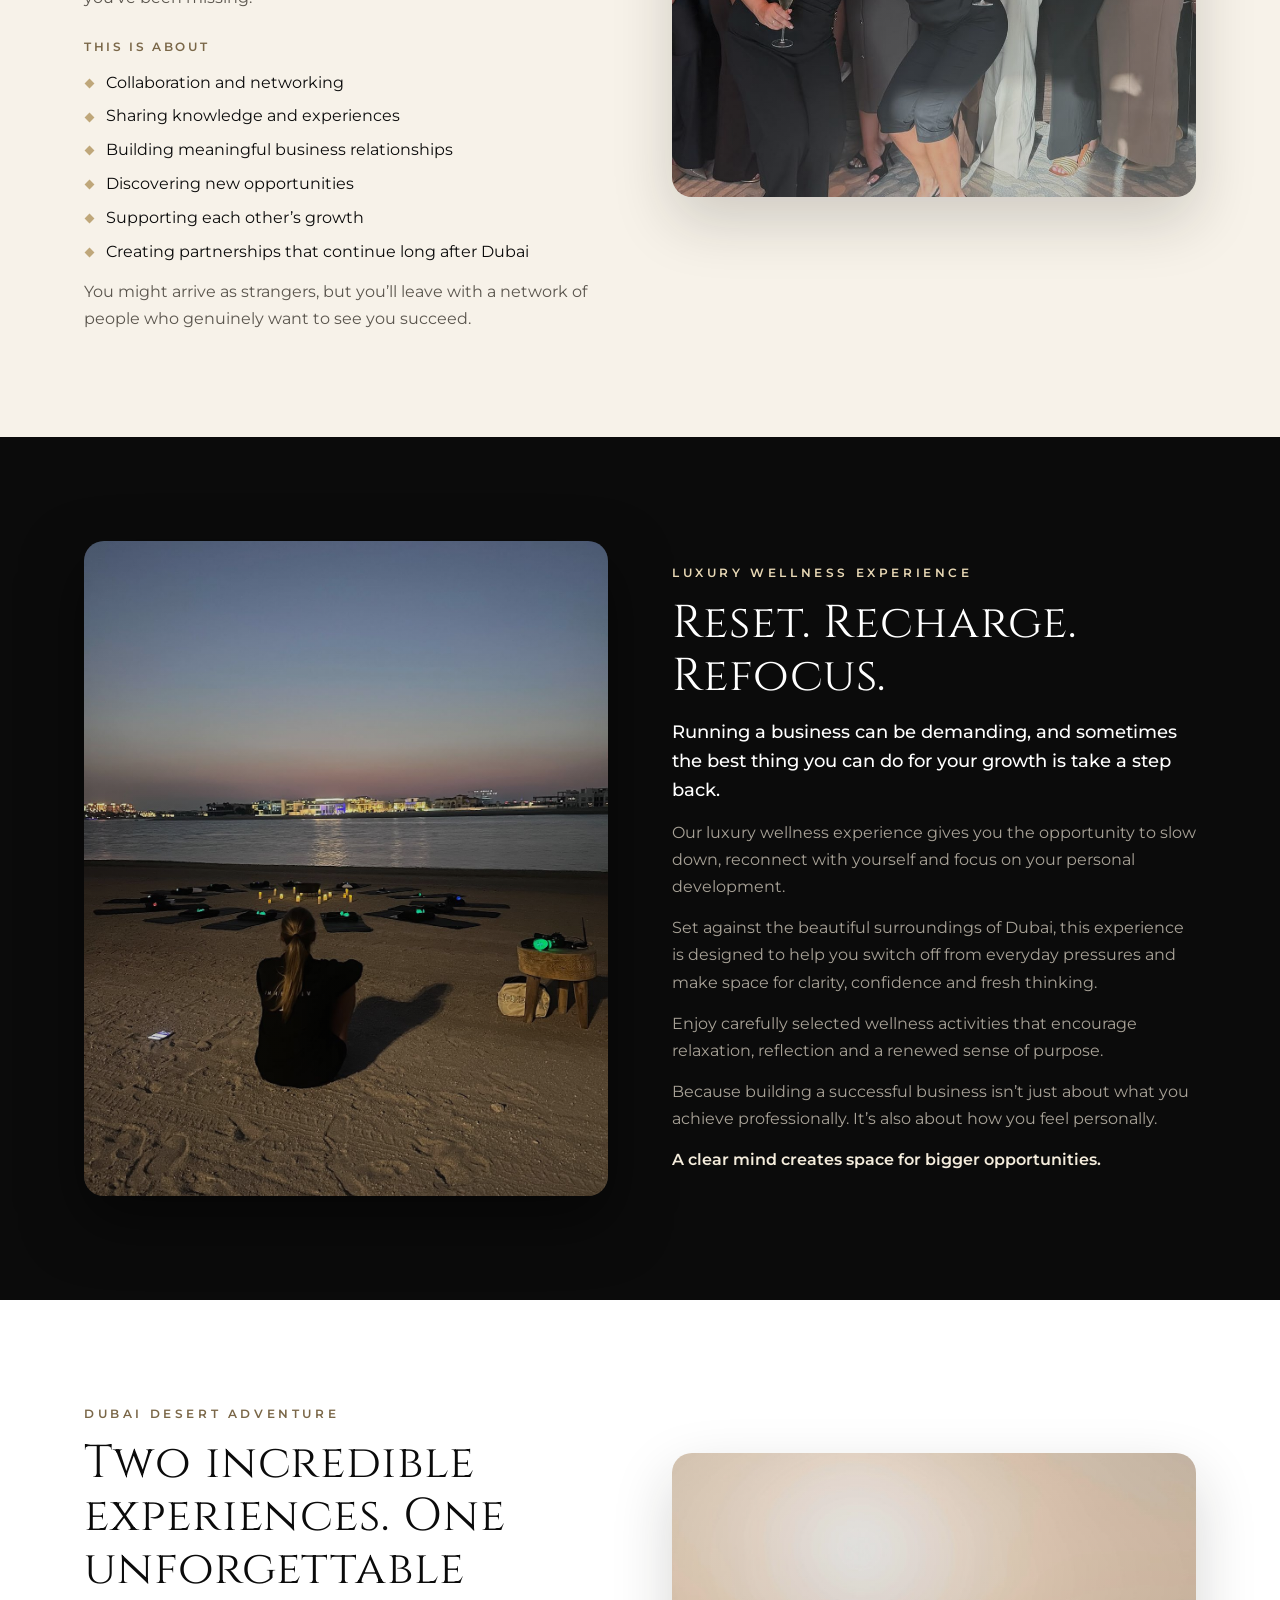
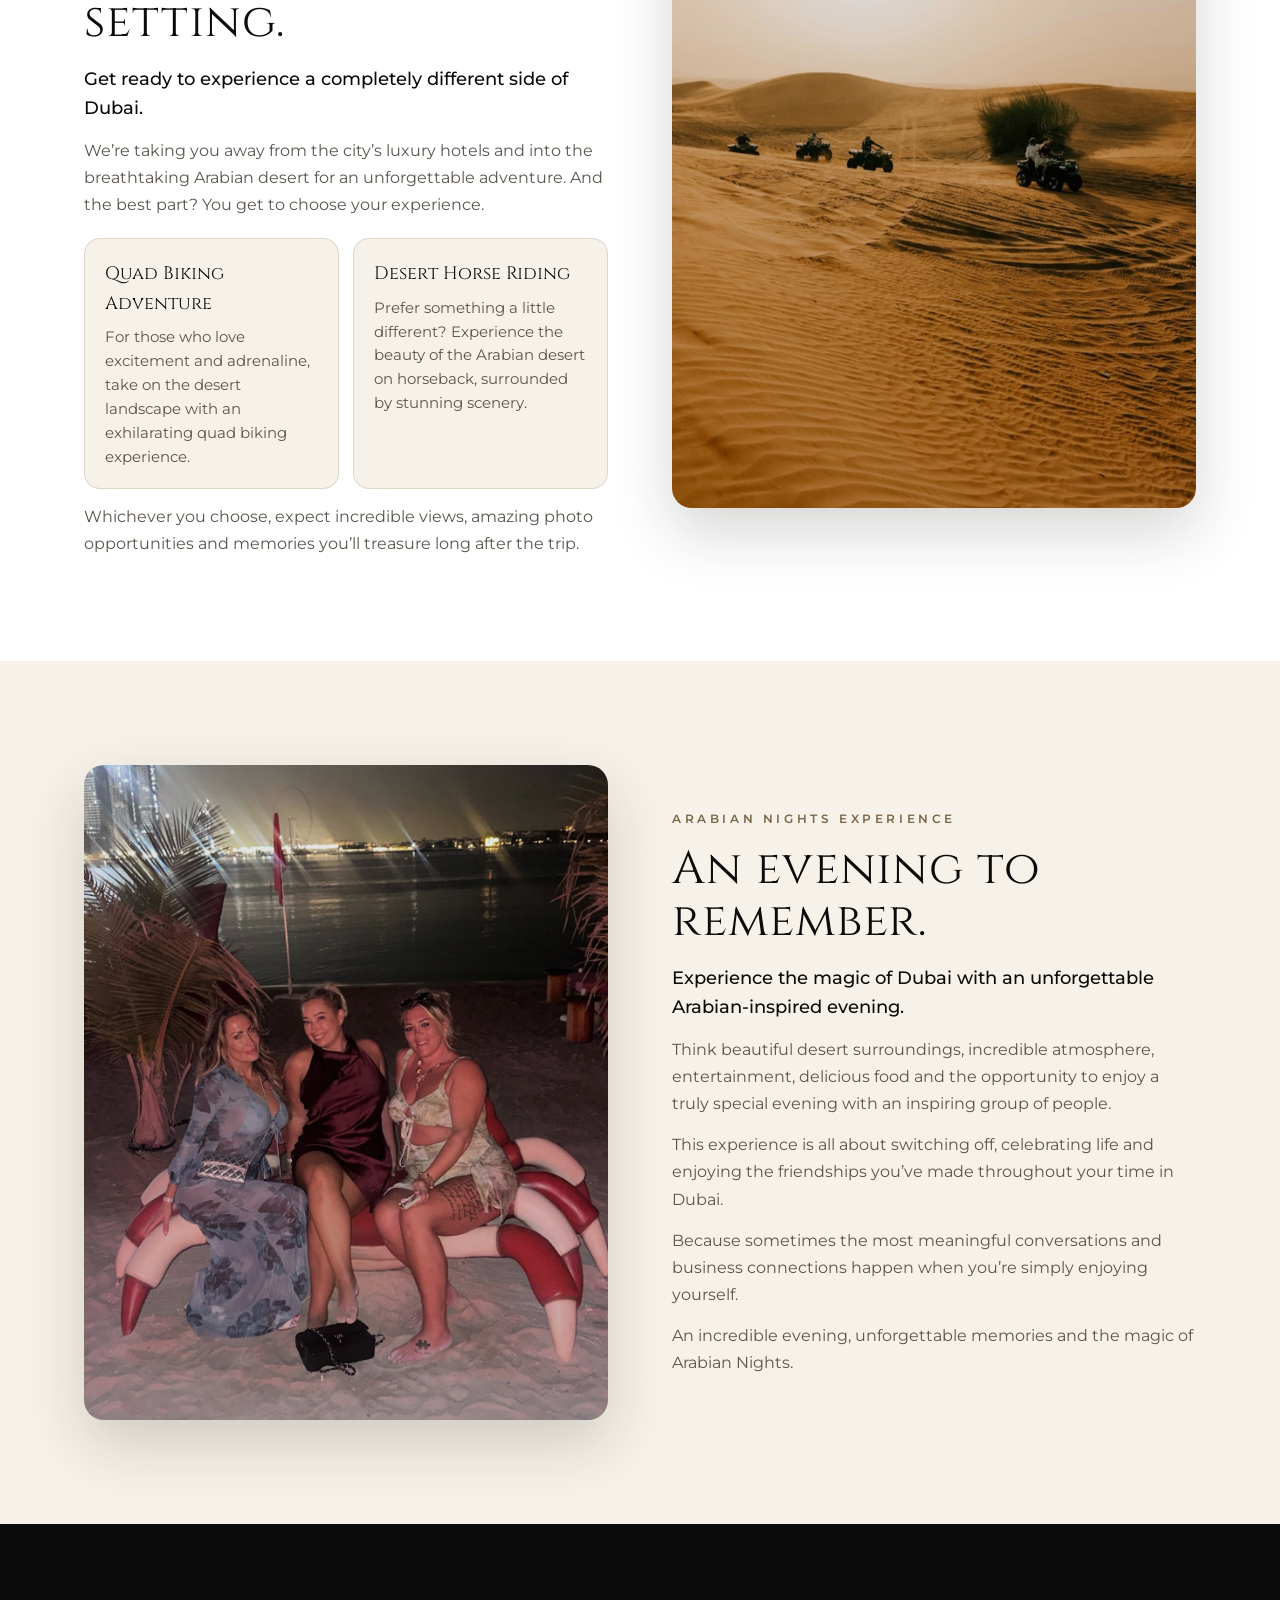
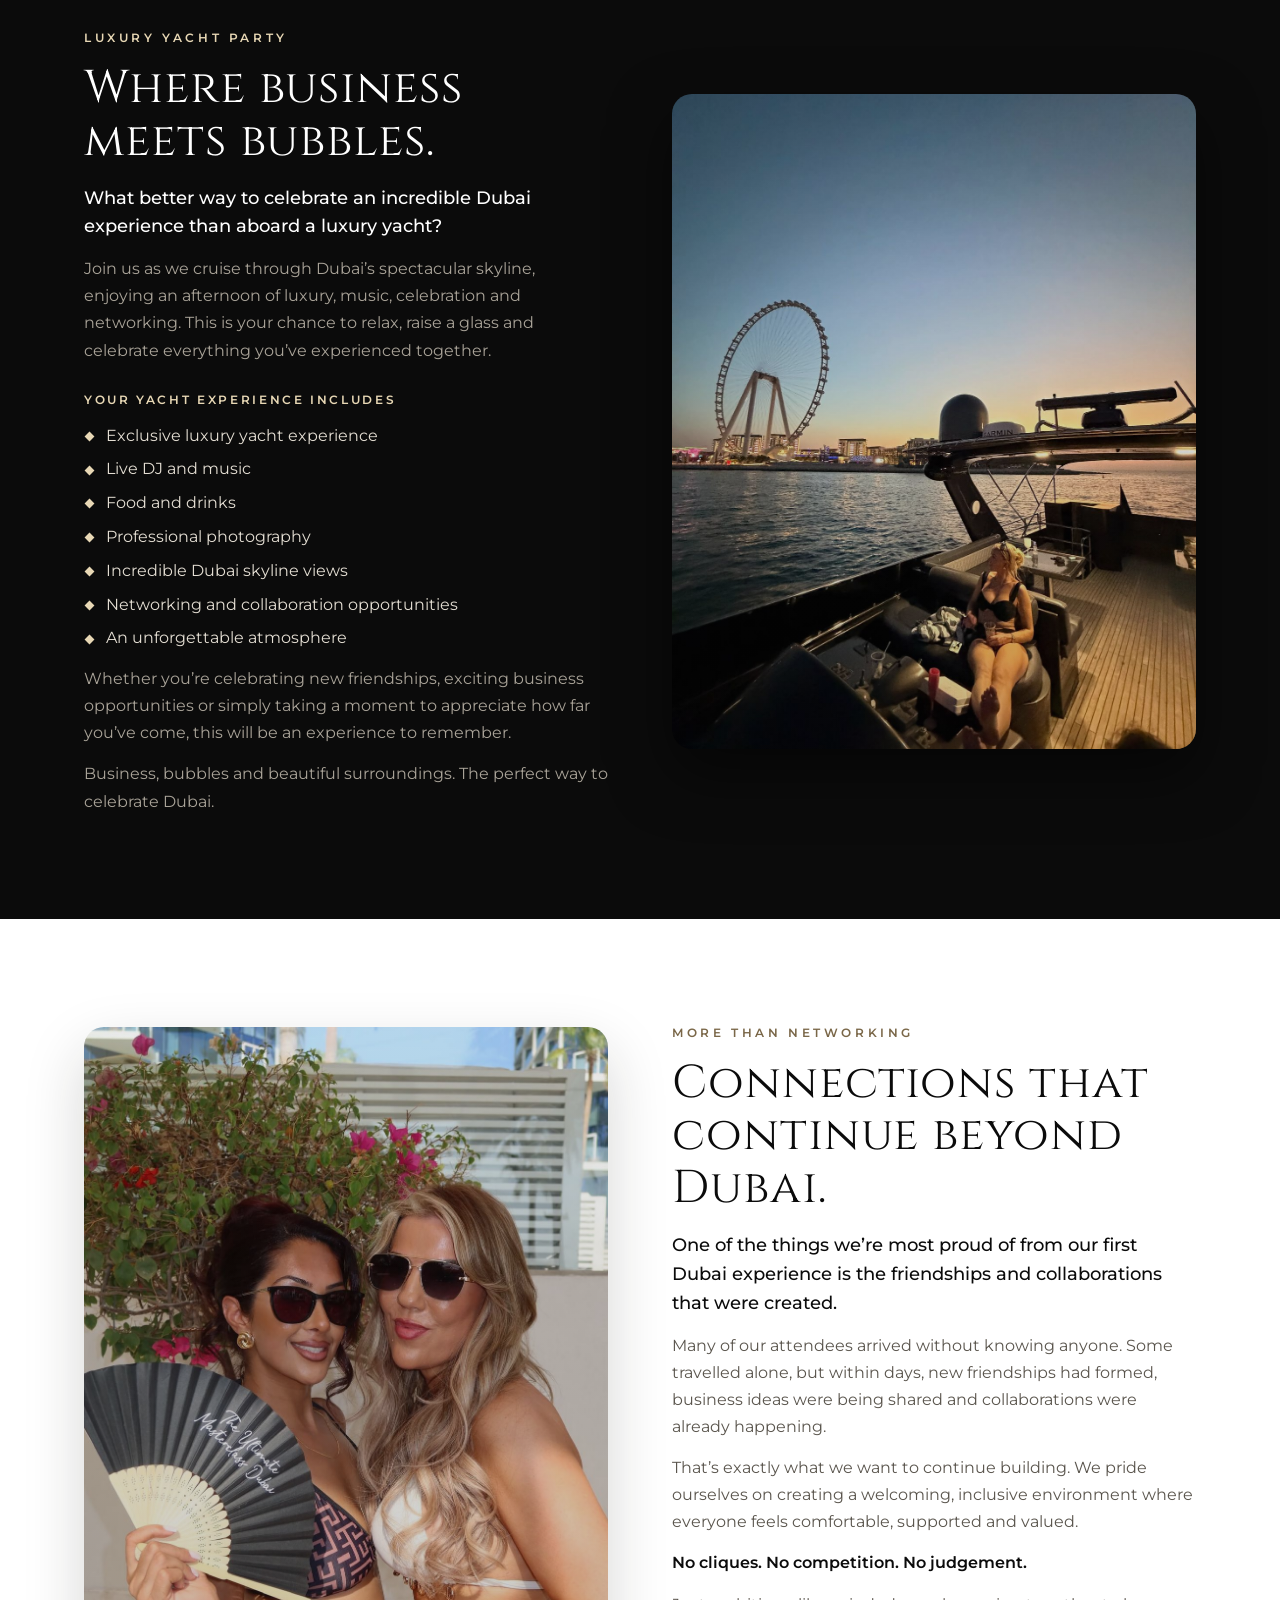
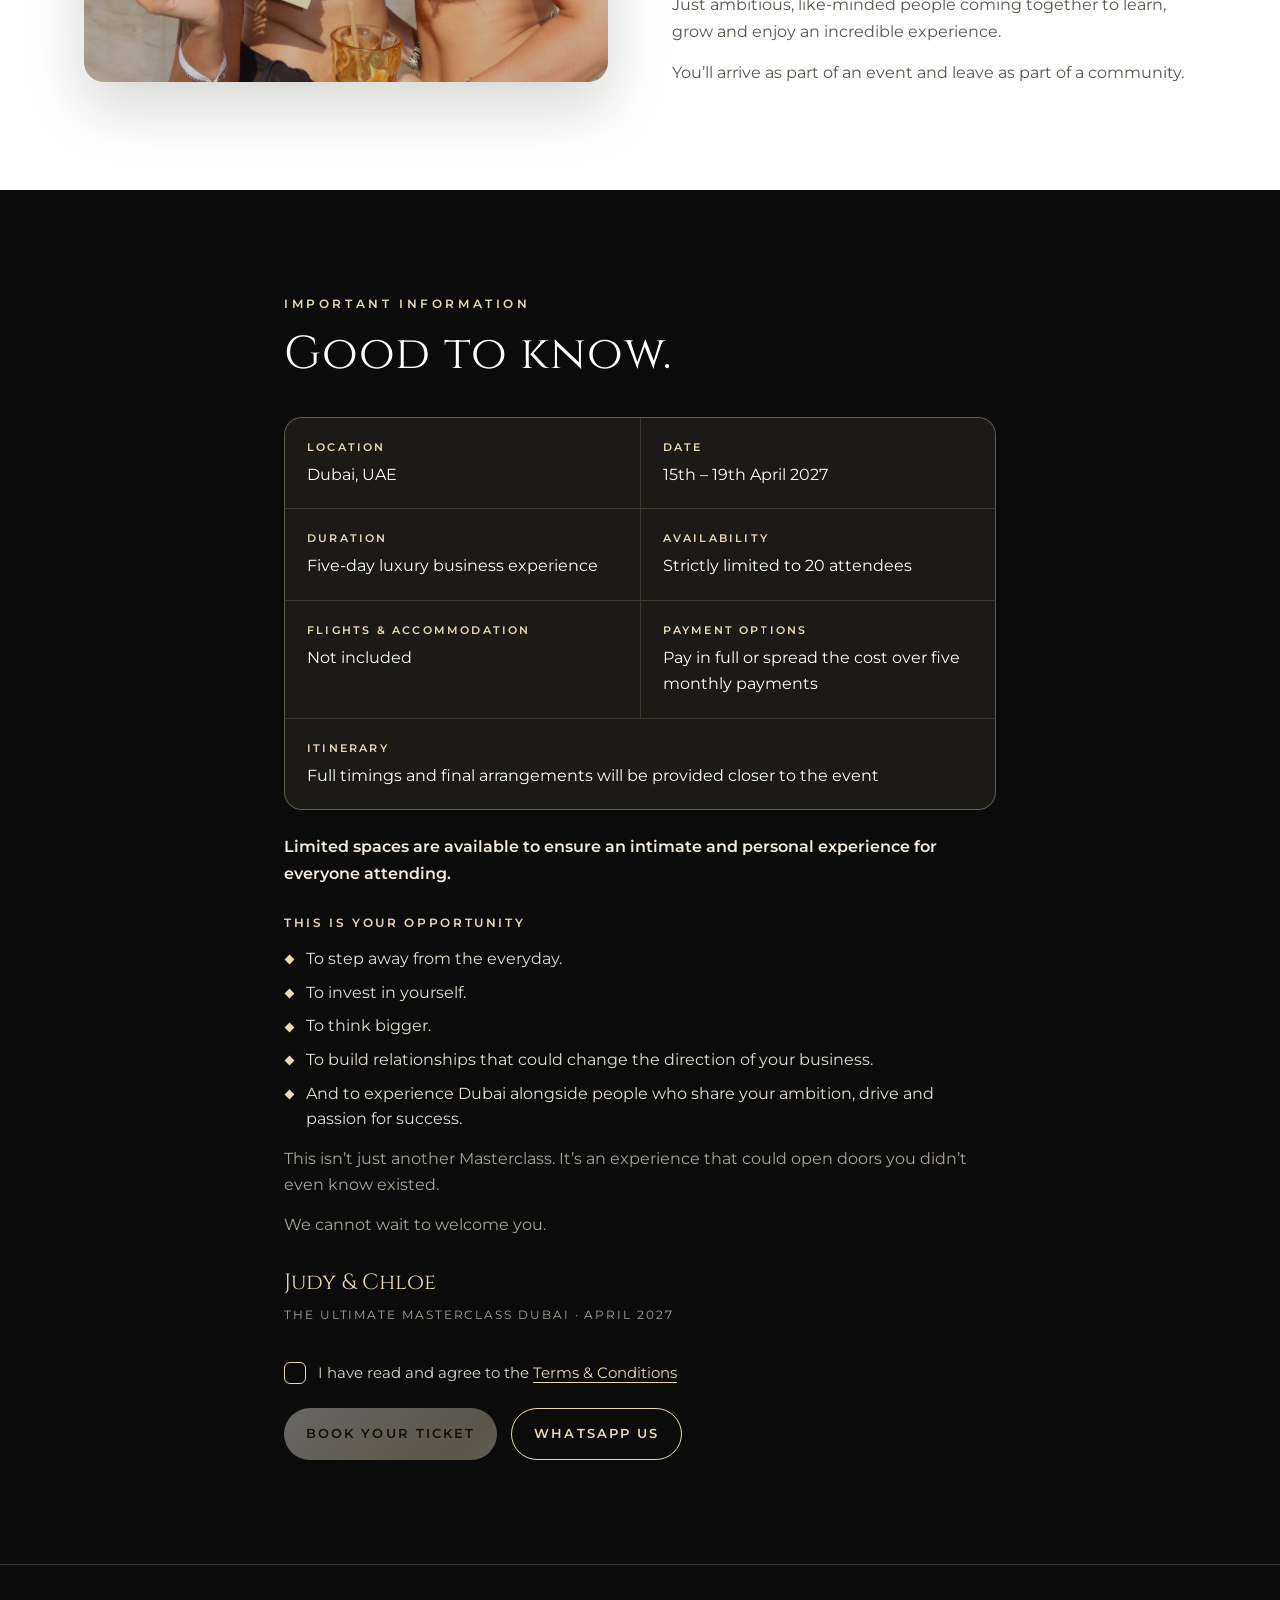
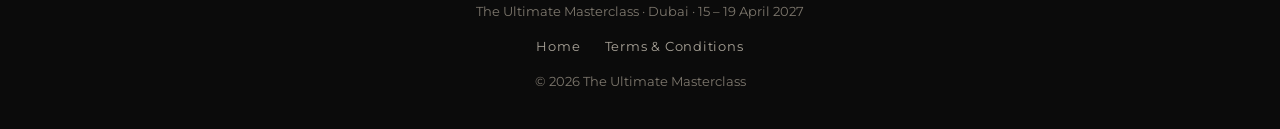
<file: experience.html>
<!DOCTYPE html>
<html lang="en" class="show-sb">
<head>
<meta charset="UTF-8">
<meta name="viewport" content="width=device-width, initial-scale=1.0, viewport-fit=cover">
<title>The Full Experience | The Ultimate Masterclass Dubai</title>
<meta name="description" content="Everything included in The Ultimate Masterclass Dubai, 15th – 19th April 2027: the Business Growth Masterclass, wellness, desert adventure, Arabian nights and a luxury yacht party.">
<meta name="theme-color" content="#0B0B0B">
<meta name="robots" content="index, follow, max-image-preview:large">
<link rel="canonical" href="https://theultimatemasterclass.co.uk/experience.html">

<link rel="icon" href="assets/icons/favicon.ico?v=20261119134118" sizes="48x48">
<link rel="icon" type="image/png" href="assets/icons/icon-32.png?v=20261119134118" sizes="32x32">
<link rel="icon" type="image/png" href="assets/icons/icon-192.png?v=20261119134118" sizes="192x192">
<link rel="apple-touch-icon" href="assets/icons/apple-touch-icon.png?v=20261119134118">
<link rel="manifest" href="site.webmanifest">

<meta property="og:type" content="website">
<meta property="og:locale" content="en_GB">
<meta property="og:site_name" content="The Ultimate Masterclass">
<meta property="og:url" content="https://theultimatemasterclass.co.uk/experience.html">
<meta property="og:title" content="The Full Experience | The Ultimate Masterclass Dubai 2027">
<meta property="og:description" content="Everything included in The Ultimate Masterclass Dubai, 15 – 19 April 2027: the Business Growth Masterclass, evening wellness, a desert adventure, an Arabian night and a luxury yacht party.">
<meta property="og:image" content="https://theultimatemasterclass.co.uk/assets/images/social-share.jpg">
<meta property="og:image:type" content="image/jpeg">
<meta property="og:image:width" content="1200">
<meta property="og:image:height" content="630">
<meta property="og:image:alt" content="The Ultimate Masterclass Dubai logo in gold on black">
<meta name="twitter:card" content="summary_large_image">
<meta name="twitter:title" content="The Full Experience | The Ultimate Masterclass Dubai 2027">
<meta name="twitter:description" content="Everything included in The Ultimate Masterclass Dubai, 15 – 19 April 2027: the Business Growth Masterclass, evening wellness, a desert adventure, an Arabian night and a luxury yacht party.">
<meta name="twitter:image" content="https://theultimatemasterclass.co.uk/assets/images/social-share.jpg">
<meta name="twitter:image:alt" content="The Ultimate Masterclass Dubai logo in gold on black">
<script>
/* Version check: GitHub Pages caches this page for ~10 min. If the live site has a
   newer version than the one loaded, reload once to pick it up (see tools/bump_version.py). */
(function () {
  var SITE_VERSION = "20261119134118";
  if (location.protocol === 'file:' || !window.fetch) return;
  fetch('version.json?t=' + Date.now(), { cache: 'no-store' })
    .then(function (r) { return r.ok ? r.json() : null; })
    .then(function (d) {
      if (!d || !d.version || d.version === SITE_VERSION) return;
      var key = 'tumc-reloaded-' + d.version;
      try { if (sessionStorage.getItem(key)) return; sessionStorage.setItem(key, '1'); } catch (e) { return; }
      location.reload();
    })
    .catch(function () {});
})();
</script>
<link rel="preconnect" href="https://fonts.googleapis.com">
<link rel="preconnect" href="https://fonts.gstatic.com" crossorigin>
<link rel="stylesheet" href="https://fonts.googleapis.com/css2?family=Cinzel:wght@400;500&family=Montserrat:wght@400;500;600&display=swap">
<link rel="stylesheet" href="styles.css?v=20261119134118">
</head>
<body>

<a href="index.html#tickets" class="back-float" aria-label="Back to tickets"><span aria-hidden="true">←</span><span class="back-float-t">Back to Tickets</span></a>

<main>
  <section class="xp-hero">
    <div class="xp-hero-bg" aria-hidden="true"></div>
    <div class="wrap xp-hero-in">
      <p class="eyebrow">Dubai · Luxe Edition</p>
      <h1>The Ultimate Masterclass Dubai</h1>
      <p class="xp-date">15th – 19th April 2027 · Dubai, UAE</p>
      <p class="xp-tag">Where business growth meets luxury, wellness &amp; connection.</p>
    </div>
  </section>

  <section class="sec light xp-welcome">
    <div class="wrap split">
      <figure class="split-img"><img src="assets/images/gallery/08.jpg?v=20261119134118" alt="Judy and Chloe, your hosts" loading="lazy" style="object-position:center 30%"></figure>
      <div>
        <p class="label">Welcome</p>
        <h2>This isn’t your typical business event.</h2>
        <p class="xp-lead">Join us for an exclusive business experience in Dubai, bringing together ambitious entrepreneurs and business owners from all industries.</p>
        <p>Following the incredible success of our first Dubai Luxe Edition, Judy and Chloe are returning with an even more exciting experience, designed around business growth, personal development, luxury and meaningful connections.</p>
        <p>We’ve created an experience that combines inspiring business education with unforgettable activities, giving you the opportunity to step away from your everyday routine, gain fresh perspectives and surround yourself with people who genuinely want to see you succeed.</p>
        <p>Whether you’re just starting out or running an established business, this experience is for you.</p>
      </div>
    </div>
  </section>

  <section class="sec light xp-split" id="masterclass">
    <div class="wrap split">
      <figure class="split-img"><img src="assets/images/gallery/16.jpg?v=20261119134118" alt="Judy on stage at the Business and Bubbles masterclass" loading="lazy" style="object-position:center 30%"></figure>
      <div>
        <p class="label">The Business Growth Masterclass</p>
        <h2>The heart of the experience.</h2>
        <p class="xp-lead">Real conversations. Real strategies. Real growth.</p>
        <p>This is the heart of The Ultimate Masterclass Dubai. An inspiring and interactive business experience designed to help you identify opportunities, overcome challenges and take your business to the next level.</p><p>Forget sitting in a room listening to hours of information you already know. We want you involved, sharing experiences, asking questions and gaining practical advice you can actually implement.</p><h3 class="xp-h3">What to expect</h3><ul class="xp-list"><li>Business growth strategies and practical advice</li><li>Expert insights from successful entrepreneurs</li><li>Interactive business discussions and coaching</li><li>Identifying opportunities for growth and expansion</li><li>Overcoming challenges and business limitations</li><li>Marketing, visibility and building your brand</li><li>Networking and potential collaborations</li><li>Actionable strategies to take home and implement</li></ul><p>Whether you’re looking to launch, grow, restructure or simply regain your motivation, you’ll leave with fresh ideas, new connections and a clearer vision for your future.</p><p>This is about working <strong>on</strong> your business, not just <strong>in</strong> it.</p>
      </div>
    </div>
  </section>
  <section class="sec champ xp-split xp-flip" id="the-room">
    <div class="wrap split">
      <figure class="split-img"><img src="assets/images/gallery/18.jpg?v=20261119134118" alt="Guests together at The Ultimate Masterclass Dubai" loading="lazy" style="object-position:center"></figure>
      <div>
        <p class="label">The Power of the Room</p>
        <h2>Your next opportunity could be sitting beside you.</h2>
        <p class="xp-lead">One of the most powerful parts of our Dubai experience is the people you meet.</p>
        <p>Imagine being surrounded by ambitious business owners, all bringing different experiences, knowledge, connections and perspectives.</p><p>Through our interactive business sessions, you’ll have the opportunity to share where you are in your business, discuss your challenges and receive honest, supportive advice from others in the room.</p><p>Sometimes all it takes is a fresh pair of eyes to see an opportunity you’ve been missing.</p><h3 class="xp-h3">This is about</h3><ul class="xp-list"><li>Collaboration and networking</li><li>Sharing knowledge and experiences</li><li>Building meaningful business relationships</li><li>Discovering new opportunities</li><li>Supporting each other’s growth</li><li>Creating partnerships that continue long after Dubai</li></ul><p>You might arrive as strangers, but you’ll leave with a network of people who genuinely want to see you succeed.</p>
      </div>
    </div>
  </section>
  <section class="sec dark xp-split" id="wellness">
    <div class="wrap split">
      <figure class="split-img"><img src="assets/images/gallery/36.jpg?v=20261119134118" alt="Evening wellness on the beach at dusk" loading="lazy" style="object-position:center 62%"></figure>
      <div>
        <p class="label">Luxury Wellness Experience</p>
        <h2>Reset. Recharge. Refocus.</h2>
        <p class="xp-lead">Running a business can be demanding, and sometimes the best thing you can do for your growth is take a step back.</p>
        <p>Our luxury wellness experience gives you the opportunity to slow down, reconnect with yourself and focus on your personal development.</p><p>Set against the beautiful surroundings of Dubai, this experience is designed to help you switch off from everyday pressures and make space for clarity, confidence and fresh thinking.</p><p>Enjoy carefully selected wellness activities that encourage relaxation, reflection and a renewed sense of purpose.</p><p>Because building a successful business isn’t just about what you achieve professionally. It’s also about how you feel personally.</p><p><strong>A clear mind creates space for bigger opportunities.</strong></p>
      </div>
    </div>
  </section>
  <section class="sec light xp-split xp-flip" id="desert">
    <div class="wrap split">
      <figure class="split-img"><img src="assets/images/arabian-night.jpg?v=20261119134118" alt="Quad bikes in the Dubai desert" loading="lazy" style="object-position:center"></figure>
      <div>
        <p class="label">Dubai Desert Adventure</p>
        <h2>Two incredible experiences. One unforgettable setting.</h2>
        <p class="xp-lead">Get ready to experience a completely different side of Dubai.</p>
        <p>We’re taking you away from the city’s luxury hotels and into the breathtaking Arabian desert for an unforgettable adventure. And the best part? You get to choose your experience.</p><div class="xp-choice">
          <div class="xp-opt"><p class="xp-opt-h">Quad Biking Adventure</p><p>For those who love excitement and adrenaline, take on the desert landscape with an exhilarating quad biking experience.</p></div>
          <div class="xp-opt"><p class="xp-opt-h">Desert Horse Riding</p><p>Prefer something a little different? Experience the beauty of the Arabian desert on horseback, surrounded by stunning scenery.</p></div>
        </div><p>Whichever you choose, expect incredible views, amazing photo opportunities and memories you’ll treasure long after the trip.</p>
      </div>
    </div>
  </section>
  <section class="sec champ xp-split" id="arabian-nights">
    <div class="wrap split">
      <figure class="split-img"><img src="assets/images/gallery/42.jpg?v=20261119134118" alt="Guests relaxing together on an evening out in Dubai" loading="lazy" style="object-position:center"></figure>
      <div>
        <p class="label">Arabian Nights Experience</p>
        <h2>An evening to remember.</h2>
        <p class="xp-lead">Experience the magic of Dubai with an unforgettable Arabian-inspired evening.</p>
        <p>Think beautiful desert surroundings, incredible atmosphere, entertainment, delicious food and the opportunity to enjoy a truly special evening with an inspiring group of people.</p><p>This experience is all about switching off, celebrating life and enjoying the friendships you’ve made throughout your time in Dubai.</p><p>Because sometimes the most meaningful conversations and business connections happen when you’re simply enjoying yourself.</p><p>An incredible evening, unforgettable memories and the magic of Arabian Nights.</p>
      </div>
    </div>
  </section>
  <section class="sec dark xp-split xp-flip" id="yacht">
    <div class="wrap split">
      <figure class="split-img"><img src="assets/images/gallery/23.jpg?v=20261119134118" alt="The yacht at sunset with Ain Dubai behind" loading="lazy" style="object-position:center 60%"></figure>
      <div>
        <p class="label">Luxury Yacht Party</p>
        <h2>Where business meets bubbles.</h2>
        <p class="xp-lead">What better way to celebrate an incredible Dubai experience than aboard a luxury yacht?</p>
        <p>Join us as we cruise through Dubai’s spectacular skyline, enjoying an afternoon of luxury, music, celebration and networking. This is your chance to relax, raise a glass and celebrate everything you’ve experienced together.</p><h3 class="xp-h3">Your yacht experience includes</h3><ul class="xp-list"><li>Exclusive luxury yacht experience</li><li>Live DJ and music</li><li>Food and drinks</li><li>Professional photography</li><li>Incredible Dubai skyline views</li><li>Networking and collaboration opportunities</li><li>An unforgettable atmosphere</li></ul><p>Whether you’re celebrating new friendships, exciting business opportunities or simply taking a moment to appreciate how far you’ve come, this will be an experience to remember.</p><p>Business, bubbles and beautiful surroundings. The perfect way to celebrate Dubai.</p>
      </div>
    </div>
  </section>
  <section class="sec light xp-split" id="networking">
    <div class="wrap split">
      <figure class="split-img"><img src="assets/images/gallery/24.jpg?v=20261119134118" alt="Two guests together in Dubai" loading="lazy" style="object-position:center 30%"></figure>
      <div>
        <p class="label">More Than Networking</p>
        <h2>Connections that continue beyond Dubai.</h2>
        <p class="xp-lead">One of the things we’re most proud of from our first Dubai experience is the friendships and collaborations that were created.</p>
        <p>Many of our attendees arrived without knowing anyone. Some travelled alone, but within days, new friendships had formed, business ideas were being shared and collaborations were already happening.</p><p>That’s exactly what we want to continue building. We pride ourselves on creating a welcoming, inclusive environment where everyone feels comfortable, supported and valued.</p><p><strong>No cliques. No competition. No judgement.</strong></p><p>Just ambitious, like-minded people coming together to learn, grow and enjoy an incredible experience.</p><p>You’ll arrive as part of an event and leave as part of a community.</p>
      </div>
    </div>
  </section>

  <section class="sec dark xp-info" id="info">
    <div class="wrap narrow">
      <p class="label">Important Information</p>
      <h2>Good to know.</h2>
      <dl class="xp-facts">
        <div><dt>Location</dt><dd>Dubai, UAE</dd></div>
        <div><dt>Date</dt><dd>15th – 19th April 2027</dd></div>
        <div><dt>Duration</dt><dd>Five-day luxury business experience</dd></div>
        <div><dt>Availability</dt><dd>Strictly limited to 20 attendees</dd></div>
        <div><dt>Flights &amp; accommodation</dt><dd>Not included</dd></div>
        <div><dt>Payment options</dt><dd>Pay in full or spread the cost over five monthly payments</dd></div>
        <div class="xp-wide"><dt>Itinerary</dt><dd>Full timings and final arrangements will be provided closer to the event</dd></div>
      </dl>
      <p class="xp-limited">Limited spaces are available to ensure an intimate and personal experience for everyone attending.</p>

      <h3 class="xp-h3">This is your opportunity</h3>
      <ul class="xp-list">
        <li>To step away from the everyday.</li>
        <li>To invest in yourself.</li>
        <li>To think bigger.</li>
        <li>To build relationships that could change the direction of your business.</li>
        <li>And to experience Dubai alongside people who share your ambition, drive and passion for success.</li>
      </ul>
      <p class="xp-close">This isn’t just another Masterclass. It’s an experience that could open doors you didn’t even know existed.</p>
      <p class="xp-close">We cannot wait to welcome you.</p>
      <p class="xp-sign">Judy &amp; Chloe<span>The Ultimate Masterclass Dubai · April 2027</span></p>
      <label class="agree xp-agree" id="agree">
        <input type="checkbox" id="agreeTerms">
        <span class="agree-box" aria-hidden="true"></span>
        <span class="agree-text">I have read and agree to the <a href="terms.html?from=experience">Terms &amp; Conditions</a></span>
      </label>
      <p class="agree-hint xp-agree-hint" id="agreeHint" aria-live="polite">Please accept the Terms &amp; Conditions to continue to payment.</p>
      <div class="cta">
        <a href="#" class="btn btn-gold" data-pay data-href="https://stan.store/EducationalEvents/p/vip-ticket-dubai">Book Your Ticket</a>
        <a href="https://wa.me/447821859250" class="btn btn-line" target="_blank" rel="noopener">WhatsApp Us</a>
      </div>
    </div>
  </section>
</main>

<footer class="foot">
  <div class="wrap foot-in">
    <p>The Ultimate Masterclass · Dubai · 15 – 19 April 2027</p>
    <p class="foot-links"><a href="index.html">Home</a><a href="terms.html?from=experience">Terms &amp; Conditions</a></p>
    <p class="foot-c">© 2026 The Ultimate Masterclass</p>
  </div>
</footer>

<dialog class="modal" id="pay-off" aria-labelledby="pay-off-h">
  <form method="dialog" class="modal-x-f"><button class="modal-x" aria-label="Close">&times;</button></form>
  <p class="label">Bookings</p>
  <h2 id="pay-off-h">Online payments are temporarily unavailable.</h2>
  <p>We’re currently updating our payment system. Online booking will reopen shortly. To reserve your place in the meantime, please message us on WhatsApp and our team will be happy to help.</p>
  <div class="cta">
    <a class="btn btn-gold" href="https://wa.me/447821859250?text=Hi!%20I'd%20like%20to%20reserve%20a%20place%20at%20The%20Ultimate%20Masterclass%20Dubai." target="_blank" rel="noopener">WhatsApp Us</a>
    <form method="dialog"><button class="btn btn-line">Close</button></form>
  </div>
</dialog>

<script>
/* Back button: return to the exact spot on the tickets section when we came from there. */
(function(){
  var b=document.querySelector('.back-float');
  if(!b)return;
  b.addEventListener('click',function(e){
    if(new URLSearchParams(location.search).get('from')==='tickets'&&history.length>1){e.preventDefault();history.back();}
  });
})();
</script>
<script src="scrollbar.js?v=20261119134118" defer></script>
<script src="payments.js?v=20261119134118" defer></script>
<script src="whatsapp.js?v=20261119134118" defer></script>
</body>
</html>
</file>
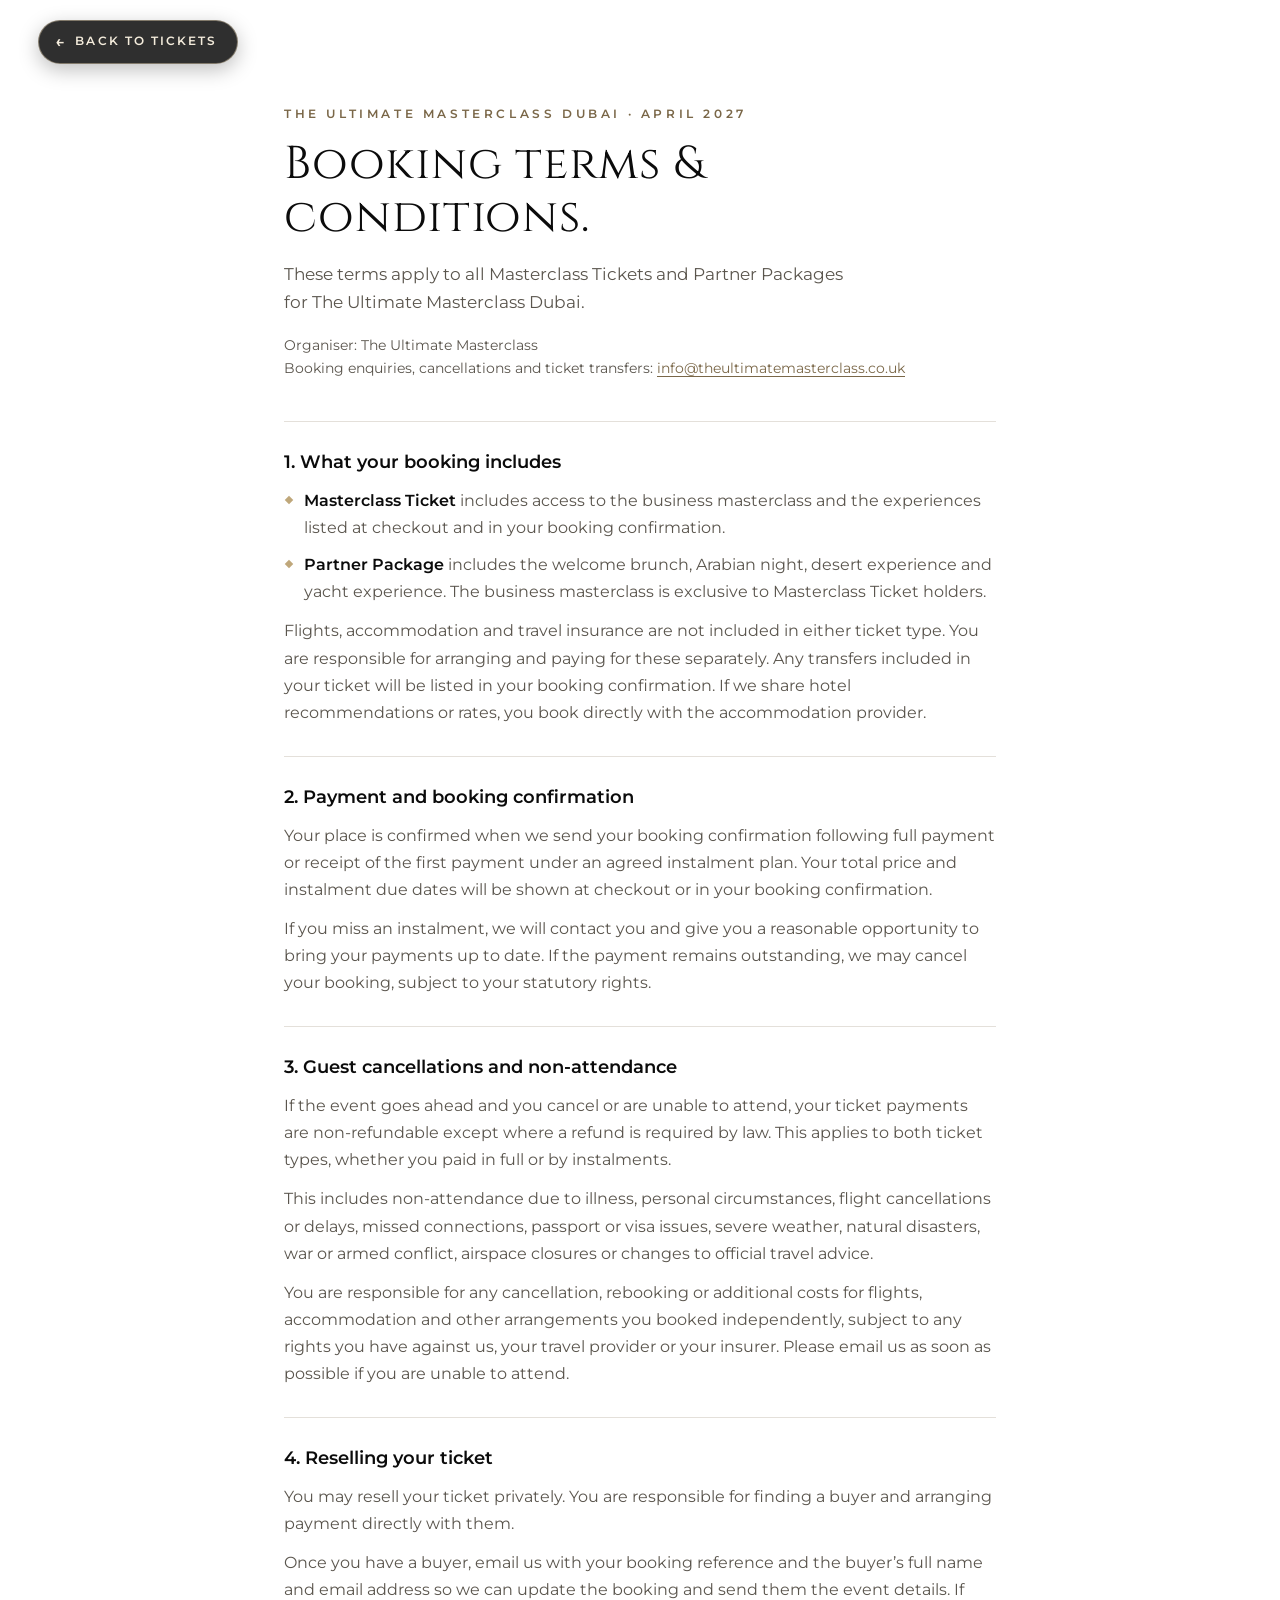
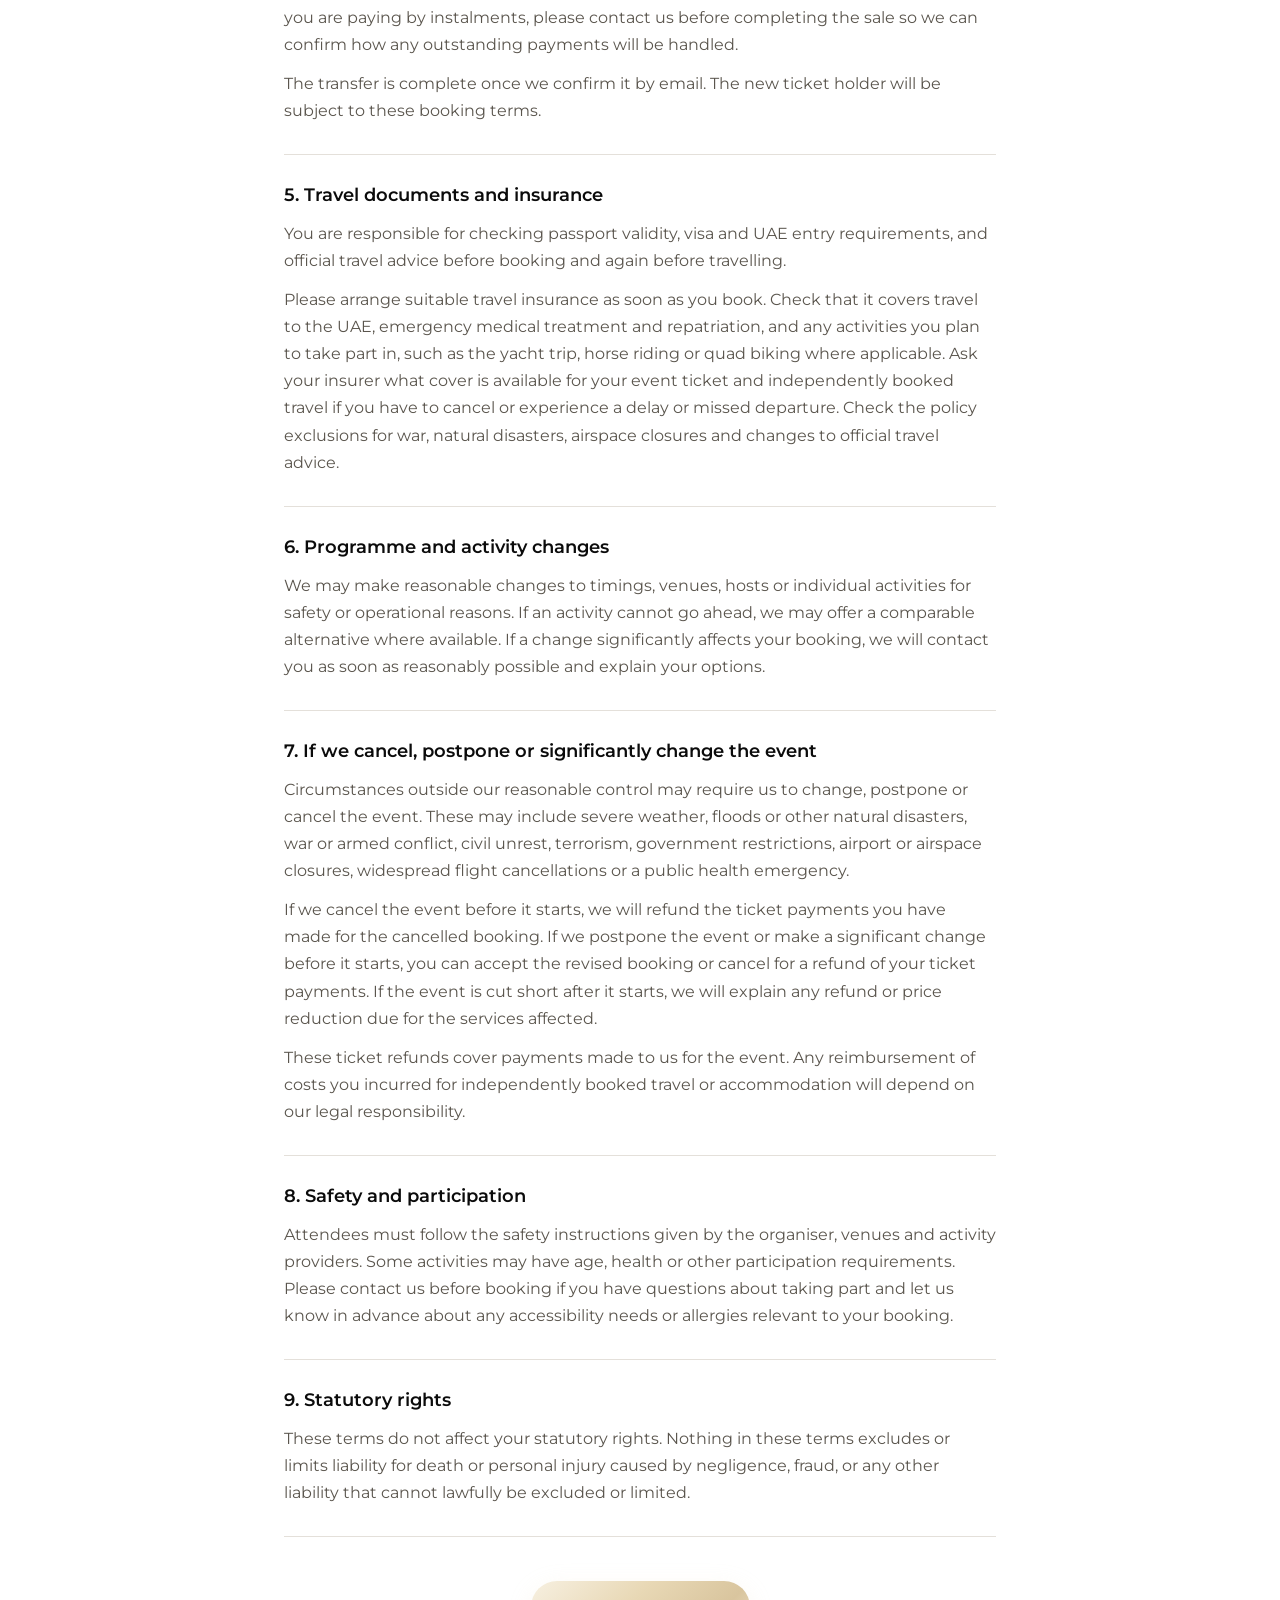
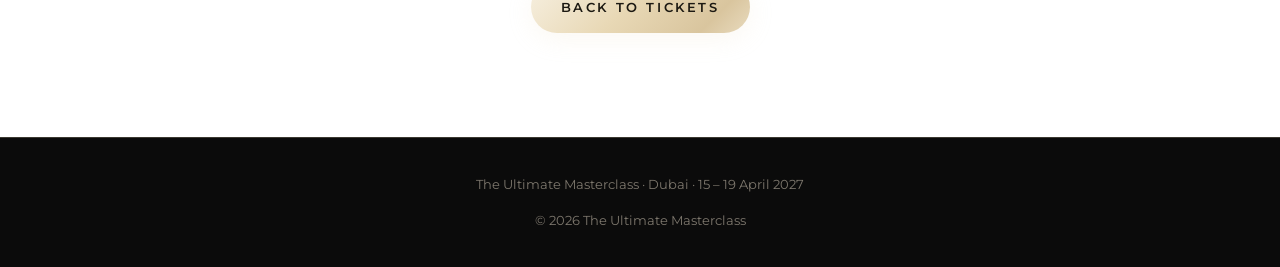
<file: terms.html>
<!DOCTYPE html>
<html lang="en" class="show-sb">
<head>
<meta charset="UTF-8">
<meta name="viewport" content="width=device-width, initial-scale=1.0, viewport-fit=cover">
<title>Booking Terms &amp; Conditions | The Ultimate Masterclass Dubai</title>
<meta name="description" content="Booking terms and conditions for The Ultimate Masterclass Dubai, April 2027.">
<meta name="theme-color" content="#0B0B0B">
<meta name="robots" content="index, follow">
<link rel="canonical" href="https://theultimatemasterclass.co.uk/terms.html">

<link rel="icon" href="assets/icons/favicon.ico?v=20261119134118" sizes="48x48">
<link rel="icon" type="image/png" href="assets/icons/icon-32.png?v=20261119134118" sizes="32x32">
<link rel="icon" type="image/png" href="assets/icons/icon-192.png?v=20261119134118" sizes="192x192">
<link rel="apple-touch-icon" href="assets/icons/apple-touch-icon.png?v=20261119134118">
<link rel="manifest" href="site.webmanifest">

<meta property="og:type" content="website">
<meta property="og:locale" content="en_GB">
<meta property="og:site_name" content="The Ultimate Masterclass">
<meta property="og:url" content="https://theultimatemasterclass.co.uk/terms.html">
<meta property="og:title" content="Booking Terms &amp; Conditions | The Ultimate Masterclass Dubai">
<meta property="og:description" content="Booking terms and conditions for The Ultimate Masterclass Dubai, April 2027.">
<meta property="og:image" content="https://theultimatemasterclass.co.uk/assets/images/social-share.jpg">
<meta property="og:image:type" content="image/jpeg">
<meta property="og:image:width" content="1200">
<meta property="og:image:height" content="630">
<meta property="og:image:alt" content="The Ultimate Masterclass Dubai logo in gold on black">
<meta name="twitter:card" content="summary_large_image">
<meta name="twitter:title" content="Booking Terms &amp; Conditions | The Ultimate Masterclass Dubai">
<meta name="twitter:description" content="Booking terms and conditions for The Ultimate Masterclass Dubai, April 2027.">
<meta name="twitter:image" content="https://theultimatemasterclass.co.uk/assets/images/social-share.jpg">
<meta name="twitter:image:alt" content="The Ultimate Masterclass Dubai logo in gold on black">
<script>
/* Version check: GitHub Pages caches this page for ~10 min. If the live site has a
   newer version than the one loaded, reload once to pick it up (see tools/bump_version.py). */
(function () {
  var SITE_VERSION = "20261119134118";
  if (location.protocol === 'file:' || !window.fetch) return;
  fetch('version.json?t=' + Date.now(), { cache: 'no-store' })
    .then(function (r) { return r.ok ? r.json() : null; })
    .then(function (d) {
      if (!d || !d.version || d.version === SITE_VERSION) return;
      var key = 'tumc-reloaded-' + d.version;
      try { if (sessionStorage.getItem(key)) return; sessionStorage.setItem(key, '1'); } catch (e) { return; }
      location.reload();
    })
    .catch(function () {});
})();
</script>
<link rel="preconnect" href="https://fonts.googleapis.com">
<link rel="preconnect" href="https://fonts.gstatic.com" crossorigin>
<link rel="stylesheet" href="https://fonts.googleapis.com/css2?family=Cinzel:wght@400;500&family=Montserrat:wght@400;500;600&display=swap">
<link rel="stylesheet" href="styles.css?v=20261119134118">
</head>
<body class="tc-page">

<a href="index.html#tickets" class="back-float" data-back><span aria-hidden="true">←</span><span class="back-float-t">Back to Tickets</span></a>

<main class="sec light">
  <div class="wrap narrow">
    <p class="label">The Ultimate Masterclass Dubai · April 2027</p>
    <h1 class="tc-title">Booking terms &amp; conditions.</h1>
    <p class="intro">These terms apply to all Masterclass Tickets and Partner Packages for The Ultimate Masterclass Dubai.</p>
    <p class="tc-meta">Organiser: The Ultimate Masterclass<br>Booking enquiries, cancellations and ticket transfers: <a href="mailto:info@theultimatemasterclass.co.uk">info@theultimatemasterclass.co.uk</a></p>
    <div class="tc">
      <section class="tc-sec">
        <h2>1. What your booking includes</h2>
        <ul>
          <li><strong>Masterclass Ticket</strong> includes access to the business masterclass and the experiences listed at checkout and in your booking confirmation.</li>
          <li><strong>Partner Package</strong> includes the welcome brunch, Arabian night, desert experience and yacht experience. The business masterclass is exclusive to Masterclass Ticket holders.</li>
        </ul>
        <p>Flights, accommodation and travel insurance are not included in either ticket type. You are responsible for arranging and paying for these separately. Any transfers included in your ticket will be listed in your booking confirmation. If we share hotel recommendations or rates, you book directly with the accommodation provider.</p>
      </section>
      <section class="tc-sec">
        <h2>2. Payment and booking confirmation</h2>
        <p>Your place is confirmed when we send your booking confirmation following full payment or receipt of the first payment under an agreed instalment plan. Your total price and instalment due dates will be shown at checkout or in your booking confirmation.</p>
        <p>If you miss an instalment, we will contact you and give you a reasonable opportunity to bring your payments up to date. If the payment remains outstanding, we may cancel your booking, subject to your statutory rights.</p>
      </section>
      <section class="tc-sec">
        <h2>3. Guest cancellations and non-attendance</h2>
        <p>If the event goes ahead and you cancel or are unable to attend, your ticket payments are non-refundable except where a refund is required by law. This applies to both ticket types, whether you paid in full or by instalments.</p>
        <p>This includes non-attendance due to illness, personal circumstances, flight cancellations or delays, missed connections, passport or visa issues, severe weather, natural disasters, war or armed conflict, airspace closures or changes to official travel advice.</p>
        <p>You are responsible for any cancellation, rebooking or additional costs for flights, accommodation and other arrangements you booked independently, subject to any rights you have against us, your travel provider or your insurer. Please email us as soon as possible if you are unable to attend.</p>
      </section>
      <section class="tc-sec">
        <h2>4. Reselling your ticket</h2>
        <p>You may resell your ticket privately. You are responsible for finding a buyer and arranging payment directly with them.</p>
        <p>Once you have a buyer, email us with your booking reference and the buyer’s full name and email address so we can update the booking and send them the event details. If you are paying by instalments, please contact us before completing the sale so we can confirm how any outstanding payments will be handled.</p>
        <p>The transfer is complete once we confirm it by email. The new ticket holder will be subject to these booking terms.</p>
      </section>
      <section class="tc-sec">
        <h2>5. Travel documents and insurance</h2>
        <p>You are responsible for checking passport validity, visa and UAE entry requirements, and official travel advice before booking and again before travelling.</p>
        <p>Please arrange suitable travel insurance as soon as you book. Check that it covers travel to the UAE, emergency medical treatment and repatriation, and any activities you plan to take part in, such as the yacht trip, horse riding or quad biking where applicable. Ask your insurer what cover is available for your event ticket and independently booked travel if you have to cancel or experience a delay or missed departure. Check the policy exclusions for war, natural disasters, airspace closures and changes to official travel advice.</p>
      </section>
      <section class="tc-sec">
        <h2>6. Programme and activity changes</h2>
        <p>We may make reasonable changes to timings, venues, hosts or individual activities for safety or operational reasons. If an activity cannot go ahead, we may offer a comparable alternative where available. If a change significantly affects your booking, we will contact you as soon as reasonably possible and explain your options.</p>
      </section>
      <section class="tc-sec">
        <h2>7. If we cancel, postpone or significantly change the event</h2>
        <p>Circumstances outside our reasonable control may require us to change, postpone or cancel the event. These may include severe weather, floods or other natural disasters, war or armed conflict, civil unrest, terrorism, government restrictions, airport or airspace closures, widespread flight cancellations or a public health emergency.</p>
        <p>If we cancel the event before it starts, we will refund the ticket payments you have made for the cancelled booking. If we postpone the event or make a significant change before it starts, you can accept the revised booking or cancel for a refund of your ticket payments. If the event is cut short after it starts, we will explain any refund or price reduction due for the services affected.</p>
        <p>These ticket refunds cover payments made to us for the event. Any reimbursement of costs you incurred for independently booked travel or accommodation will depend on our legal responsibility.</p>
      </section>
      <section class="tc-sec">
        <h2>8. Safety and participation</h2>
        <p>Attendees must follow the safety instructions given by the organiser, venues and activity providers. Some activities may have age, health or other participation requirements. Please contact us before booking if you have questions about taking part and let us know in advance about any accessibility needs or allergies relevant to your booking.</p>
      </section>
      <section class="tc-sec">
        <h2>9. Statutory rights</h2>
        <p>These terms do not affect your statutory rights. Nothing in these terms excludes or limits liability for death or personal injury caused by negligence, fraud, or any other liability that cannot lawfully be excluded or limited.</p>
      </section>
    </div>
    <p class="tc-back"><a href="index.html#tickets" class="btn btn-gold" data-back><span class="back-float-t">Back to Tickets</span></a></p>
  </div>
</main>

<footer class="foot">
  <div class="wrap foot-in">
    <p>The Ultimate Masterclass · Dubai · 15 – 19 April 2027</p>
    <p class="foot-c">© 2026 The Ultimate Masterclass</p>
  </div>
</footer>

<script>
/* Back buttons return the visitor to where they came from (links to this page add ?from=...),
   restoring their scroll position via history; on a direct visit they go to the tickets section. */
(function(){
  var from=new URLSearchParams(location.search).get('from');
  var map={tickets:['Back to Tickets','index.html#tickets'],experience:['Back to the Experience','experience.html'],home:['Back','index.html']};
  var m=map[from]||map.tickets;
  document.querySelectorAll('[data-back]').forEach(function(a){
    a.href=m[1];
    a.setAttribute('aria-label',m[0]);
    var t=a.querySelector('.back-float-t');if(t)t.textContent=m[0];
    a.addEventListener('click',function(e){
      if(map[from]&&history.length>1){e.preventDefault();history.back();}
    });
  });
})();
</script>
<script src="scrollbar.js?v=20261119134118" defer></script>
</body>
</html>
</file>
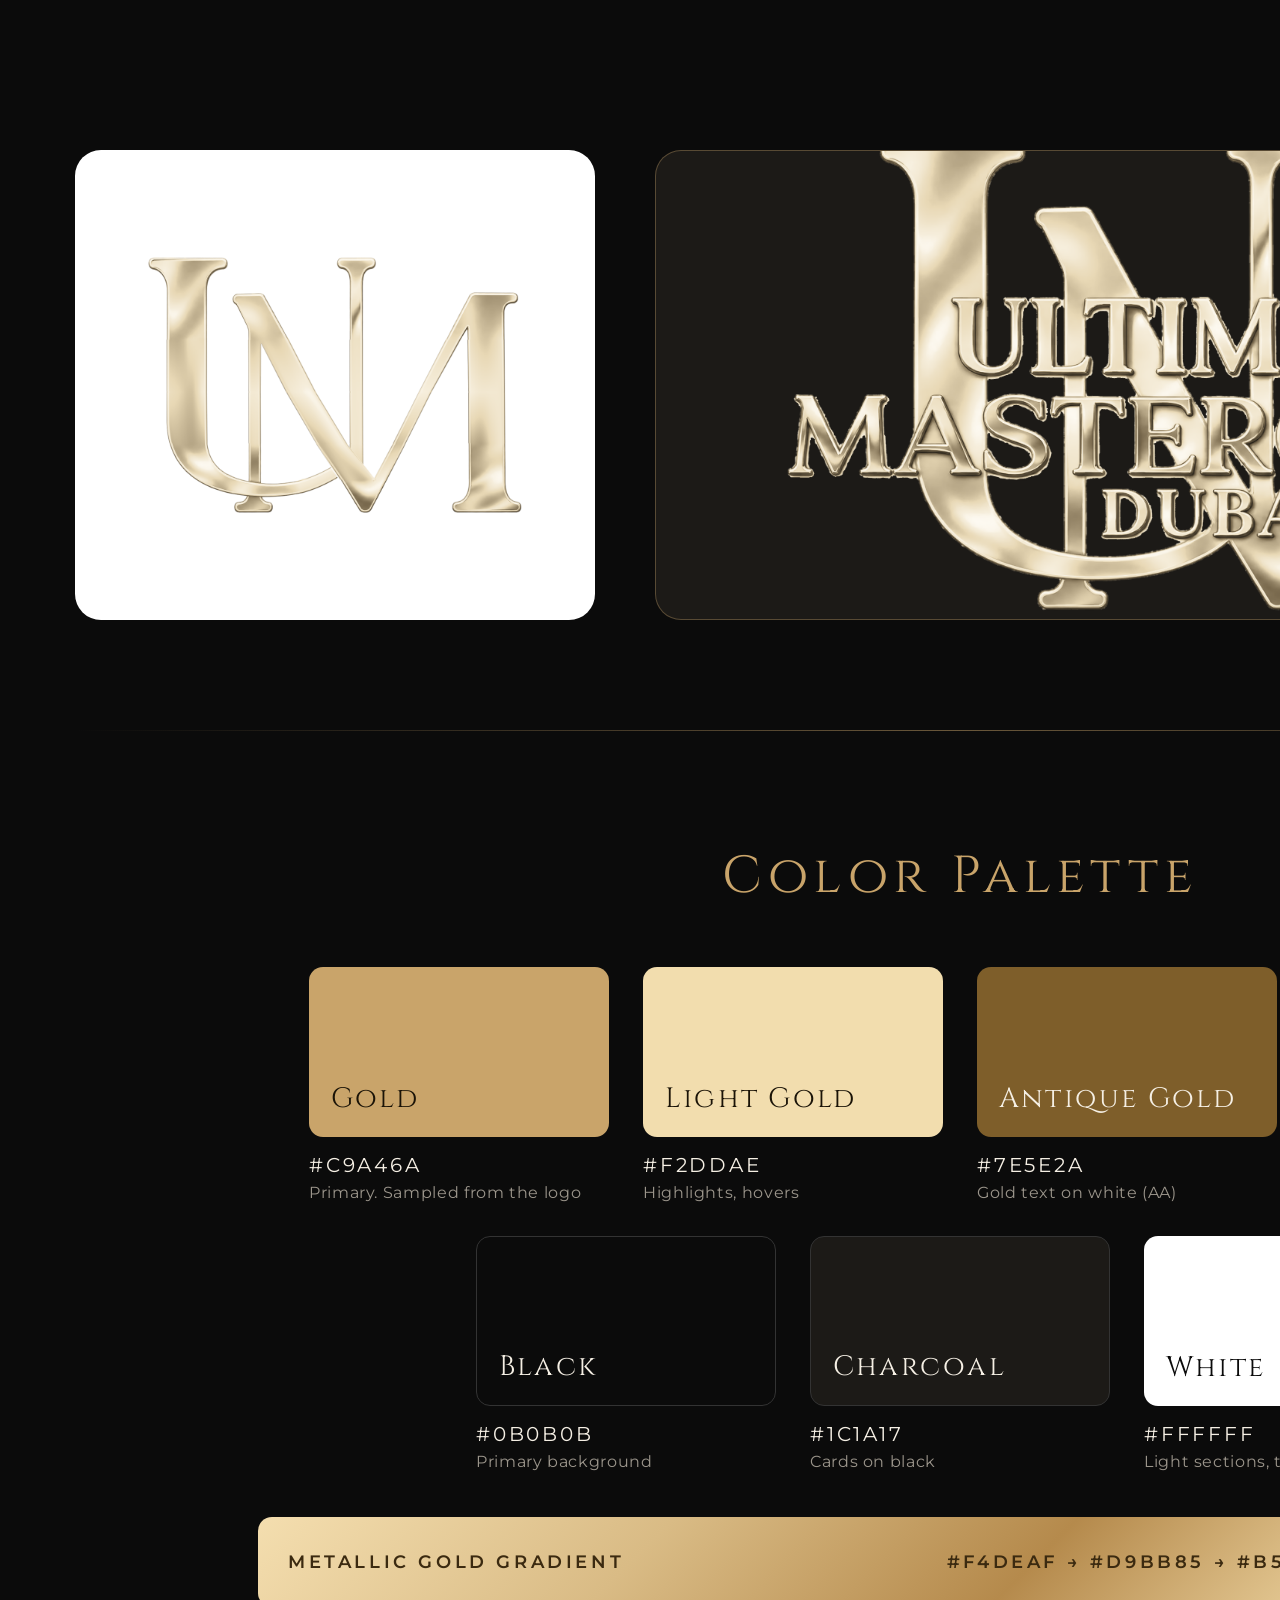
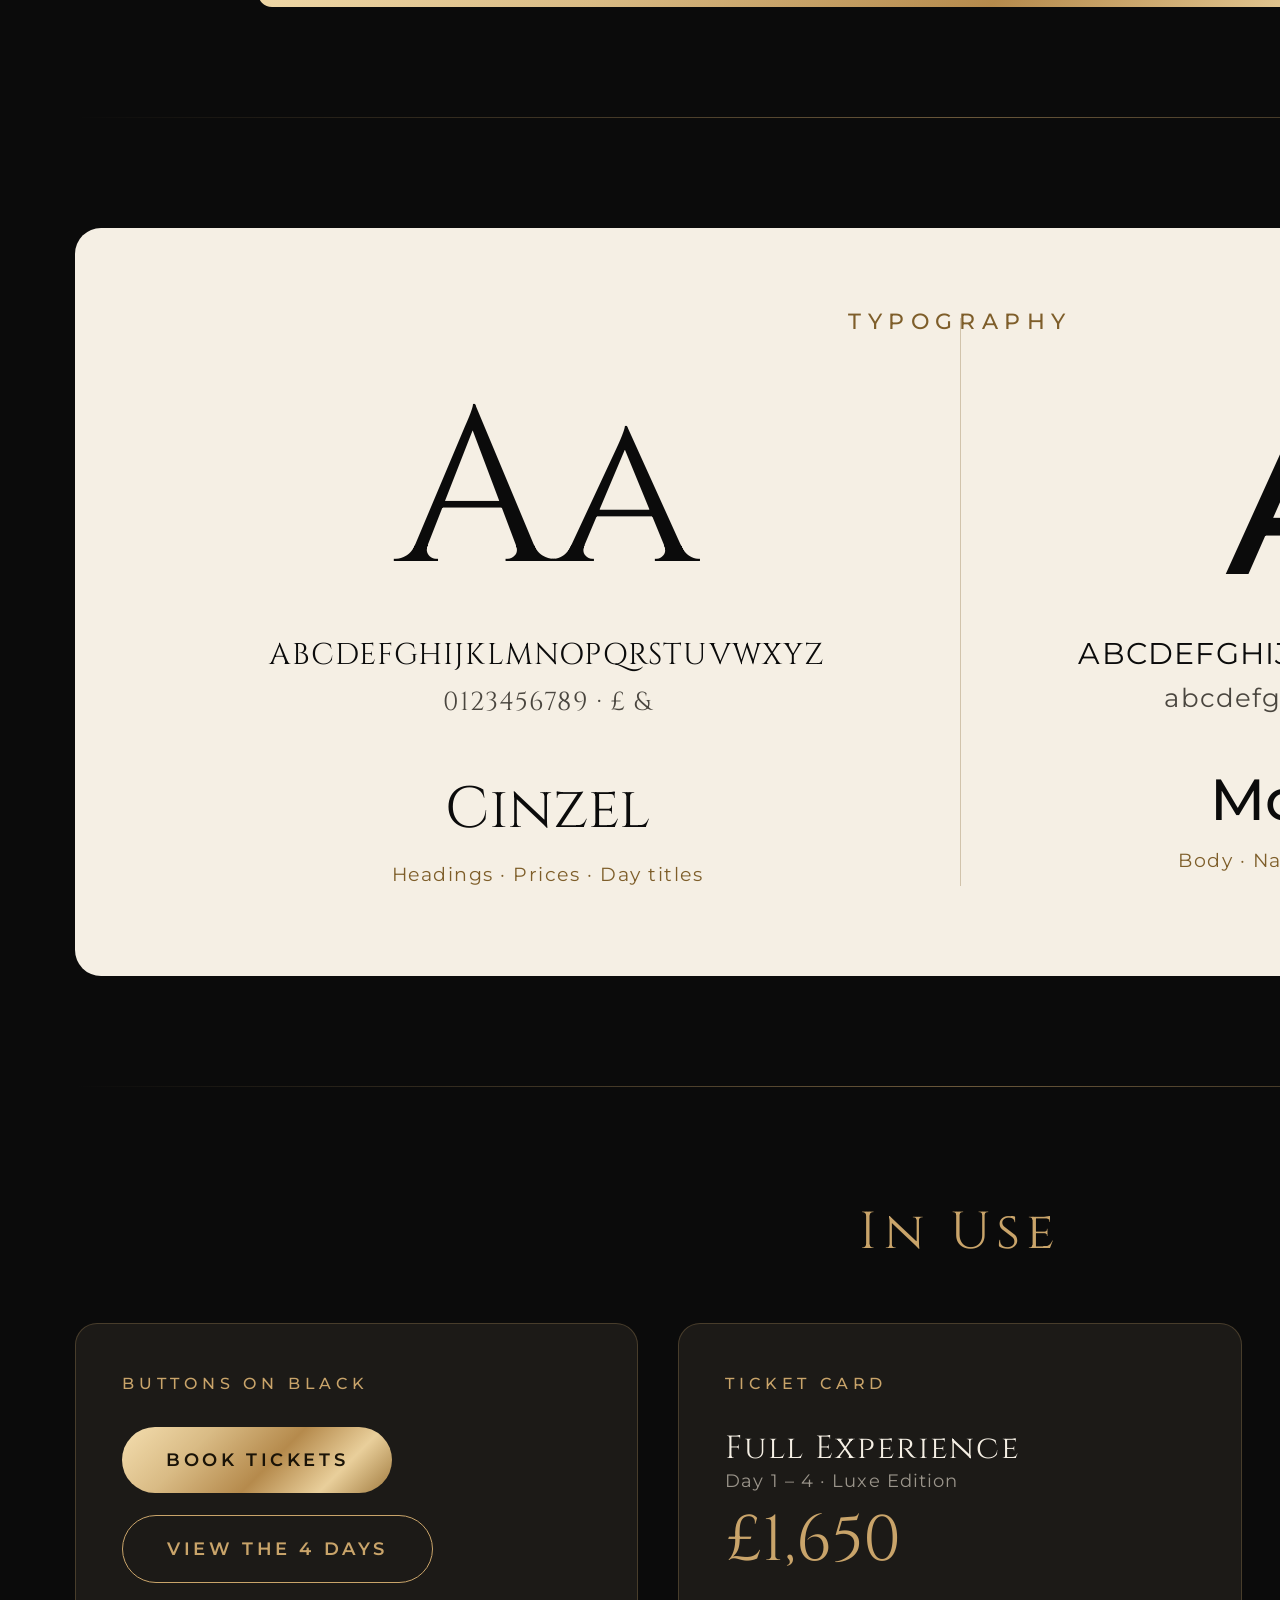
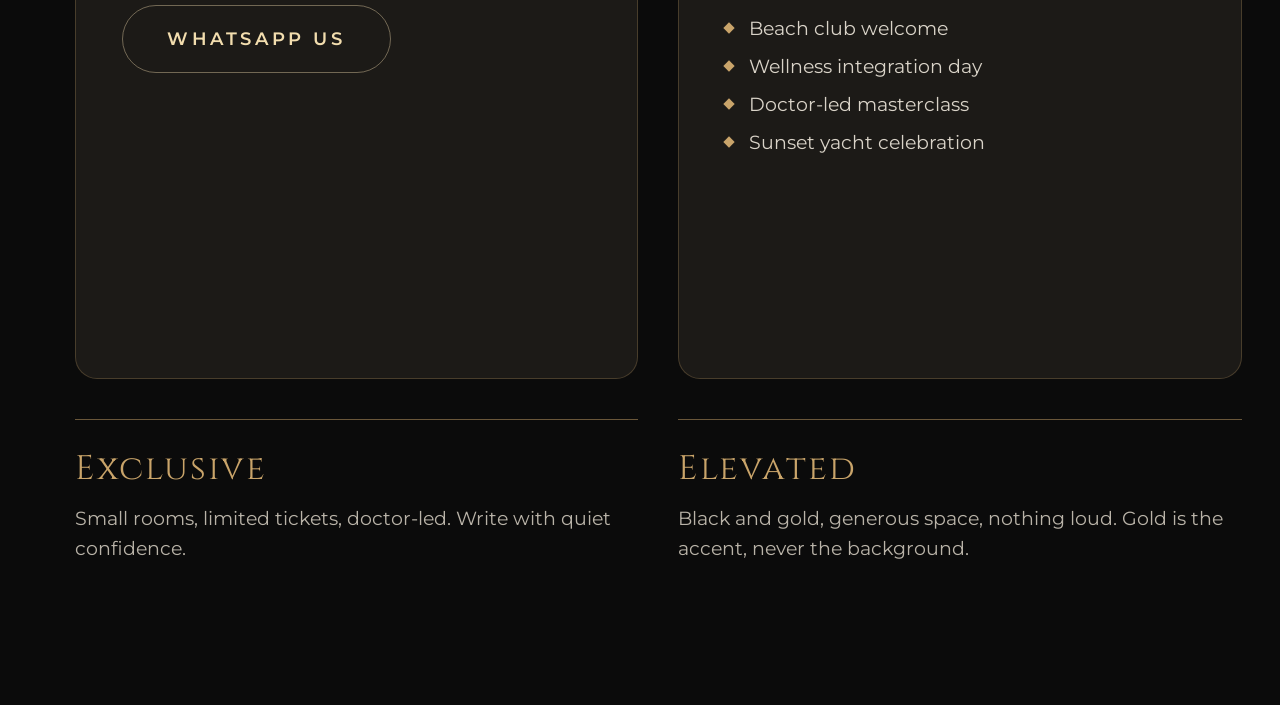
<file: brand/brandboard.html>
<!DOCTYPE html>
<html lang="en">
<head>
<meta charset="UTF-8">
<title>Ultimate Masterclass Brand Board</title>
<link rel="stylesheet" href="https://fonts.googleapis.com/css2?family=Cinzel:wght@400;500;600&family=Montserrat:wght@300;400;500;600&display=swap">
<style>
:root{
  --gold:#C9A46A; --gold-light:#F2DDAE; --gold-deep:#7E5E2A;
  --champagne:#F5EFE4; --white:#FFFFFF; --charcoal:#1C1A17; --black:#0B0B0B;
  --metal:linear-gradient(135deg,#F4DEAF 0%,#D9BB85 28%,#B58A4C 55%,#E9CF9B 78%,#A07A3E 100%);
}
*{box-sizing:border-box;margin:0}
body{width:1920px;background:var(--black);color:var(--champagne);font-family:Montserrat,Arial,sans-serif;padding:150px 75px 140px}
h2{font-family:Cinzel,serif;font-weight:400;font-size:52px;letter-spacing:.12em;text-align:center;color:var(--gold);margin-bottom:56px}
.rule{height:1px;background:linear-gradient(90deg,transparent,var(--gold),transparent);opacity:.5;margin:110px 0}

.logos{display:grid;grid-template-columns:520px 1fr;gap:60px;height:470px}
.card{border-radius:26px;display:flex;align-items:center;justify-content:center;overflow:hidden}
.mono{background:var(--white)}
.mono img{width:72%}
.full{background:var(--charcoal);border:1px solid rgba(201,164,106,.35)}
.full img{width:78%}

.pal{display:flex;justify-content:center;gap:34px;margin-bottom:34px}
.sw{width:300px}
.chip{height:170px;border-radius:14px;display:flex;align-items:flex-end;padding:20px 22px;font-family:Cinzel,serif;font-size:28px;letter-spacing:.08em}
.sw p{margin-top:16px;font-size:20px;letter-spacing:.14em;text-transform:uppercase;color:var(--champagne)}
.sw small{display:block;margin-top:6px;font-size:16px;letter-spacing:.04em;text-transform:none;color:#9b958b}
.metal{margin:46px auto 0;width:1404px;height:90px;border-radius:14px;background:var(--metal);display:flex;align-items:center;justify-content:space-between;padding:0 30px;font-size:18px;letter-spacing:.2em;text-transform:uppercase;color:#3b2a10;font-weight:600}

.fonts{background:var(--champagne);color:var(--black);border-radius:26px;padding:80px 60px 90px;display:grid;grid-template-columns:1fr 1fr;text-align:center;position:relative}
.fonts::before{content:"";position:absolute;left:50%;top:90px;bottom:90px;width:1px;background:rgba(126,94,42,.3)}
.fonts .lbl{grid-column:1/-1;font-size:22px;letter-spacing:.3em;text-transform:uppercase;color:var(--gold-deep);margin-bottom:50px;font-weight:500}
.aa{font-size:220px;line-height:1;color:var(--black)}
.abc{font-size:30px;margin-top:30px;letter-spacing:.04em}
.abc + .abc{font-size:26px;margin-top:10px;color:#4a463f}
.fname{margin-top:50px;font-size:58px}
.use{margin-top:14px;font-size:19px;color:var(--gold-deep);letter-spacing:.08em}
.cinzel{font-family:Cinzel,serif}

.ui{display:grid;grid-template-columns:1fr 1fr 1fr;gap:40px}
.panel{border-radius:22px;padding:50px 46px;min-height:420px}
.panel h4{font-size:16px;letter-spacing:.3em;text-transform:uppercase;font-weight:500;margin-bottom:34px}
.p-dark{background:var(--charcoal);border:1px solid rgba(201,164,106,.25)}
.p-dark h4{color:var(--gold)}
.p-light{background:var(--white);color:var(--black)}
.p-light h4{color:var(--gold-deep)}
.btn{display:inline-block;border-radius:999px;padding:22px 44px;font-size:18px;letter-spacing:.2em;text-transform:uppercase;font-weight:600;margin:0 14px 22px 0}
.b-gold{background:var(--metal);color:#1a1307}
.b-line{border:1.5px solid var(--gold);color:var(--gold)}
.b-black{background:var(--black);color:var(--white)}
.b-line-dark{border:1.5px solid var(--black);color:var(--black)}
.ticket .price{font-family:Cinzel,serif;font-size:64px;color:var(--gold);margin:6px 0 4px}
.ticket .tt{font-family:Cinzel,serif;font-size:32px;letter-spacing:.06em}
.ticket .sub{color:#9b958b;font-size:18px;letter-spacing:.06em}
.ticket ul{list-style:none;padding:0;margin-top:26px;font-size:19px;line-height:2;color:#d9d3c8}
.ticket li::before{content:"";display:inline-block;width:8px;height:8px;transform:rotate(45deg);background:var(--gold);margin-right:16px;vertical-align:3px}
.days{display:grid;grid-template-columns:1fr 1fr;gap:16px}
.day{border:1px solid rgba(126,94,42,.35);border-radius:14px;padding:22px}
.day b{display:block;font-family:Cinzel,serif;font-weight:500;font-size:16px;letter-spacing:.2em;color:var(--gold-deep);margin-bottom:8px}
.day span{font-family:Cinzel,serif;font-size:24px}

.voice{display:grid;grid-template-columns:repeat(3,1fr);gap:40px;margin-top:40px}
.voice div{border-top:1px solid rgba(201,164,106,.5);padding-top:26px}
.voice b{font-family:Cinzel,serif;font-weight:400;font-size:34px;color:var(--gold);letter-spacing:.06em}
.voice p{margin-top:12px;font-size:19px;line-height:1.6;color:#b9b3a8}
</style>
</head>
<body>

<section class="logos">
  <div class="card mono"><img src="../assets/logo/logo-small.png" alt="UM monogram"></div>
  <div class="card full"><img src="../assets/logo/logo-full.png" alt="Ultimate Masterclass Dubai logo"></div>
</section>

<div class="rule"></div>

<h2>Color Palette</h2>
<div class="pal">
  <div class="sw"><div class="chip" style="background:#C9A46A;color:#1a1307">Gold</div><p>#C9A46A<small>Primary. Sampled from the logo</small></p></div>
  <div class="sw"><div class="chip" style="background:#F2DDAE;color:#1a1307">Light Gold</div><p>#F2DDAE<small>Highlights, hovers</small></p></div>
  <div class="sw"><div class="chip" style="background:#7E5E2A;color:#F5EFE4">Antique Gold</div><p>#7E5E2A<small>Gold text on white (AA)</small></p></div>
  <div class="sw"><div class="chip" style="background:#F5EFE4;color:#0B0B0B">Champagne</div><p>#F5EFE4<small>Accent. Soft section bands</small></p></div>
</div>
<div class="pal">
  <div class="sw"><div class="chip" style="background:#0B0B0B;color:#F5EFE4;border:1px solid #333">Black</div><p>#0B0B0B<small>Primary background</small></p></div>
  <div class="sw"><div class="chip" style="background:#1C1A17;color:#F5EFE4;border:1px solid #333">Charcoal</div><p>#1C1A17<small>Cards on black</small></p></div>
  <div class="sw"><div class="chip" style="background:#FFFFFF;color:#0B0B0B">White</div><p>#FFFFFF<small>Light sections, text on black</small></p></div>
</div>
<div class="metal"><span>Metallic Gold Gradient</span><span>#F4DEAF → #D9BB85 → #B58A4C → #E9CF9B → #A07A3E</span></div>

<div class="rule"></div>

<section class="fonts">
  <div class="lbl">Typography</div>
  <div>
    <div class="aa cinzel">Aa</div>
    <div class="abc cinzel">ABCDEFGHIJKLMNOPQRSTUVWXYZ</div>
    <div class="abc cinzel">0123456789 · £ &amp;</div>
    <div class="fname cinzel">Cinzel</div>
    <div class="use">Headings · Prices · Day titles</div>
  </div>
  <div>
    <div class="aa" style="font-weight:500">Aa</div>
    <div class="abc">ABCDEFGHIJKLMNOPQRSTUVWXYZ</div>
    <div class="abc">abcdefghijklmnopqrstuvwxyz</div>
    <div class="fname" style="font-weight:500">Montserrat</div>
    <div class="use">Body · Navigation · Buttons · Labels</div>
  </div>
</section>

<div class="rule"></div>

<h2>In Use</h2>
<section class="ui">
  <div class="panel p-dark">
    <h4>Buttons on black</h4>
    <span class="btn b-gold">Book Tickets</span><br>
    <span class="btn b-line">View the 4 Days</span>
    <span class="btn b-line" style="border-color:rgba(242,221,174,.4);color:#F2DDAE">WhatsApp Us</span>
  </div>
  <div class="panel p-dark ticket">
    <h4>Ticket card</h4>
    <div class="tt">Full Experience</div>
    <div class="sub">Day 1 – 4 · Luxe Edition</div>
    <div class="price">£1,650</div>
    <ul><li>Beach club welcome</li><li>Wellness integration day</li><li>Doctor-led masterclass</li><li>Sunset yacht celebration</li></ul>
  </div>
  <div class="panel p-light">
    <h4>The four days</h4>
    <div class="days">
      <div class="day"><b>Day 01</b><span>Welcome</span></div>
      <div class="day"><b>Day 02</b><span>Wellness</span></div>
      <div class="day"><b>Day 03</b><span>Masterclass</span></div>
      <div class="day"><b>Day 04</b><span>Celebration</span></div>
    </div>
    <h4 style="margin-top:40px">Buttons on white</h4>
    <span class="btn b-black">Book Tickets</span>
    <span class="btn b-line-dark">Enquire</span>
  </div>
</section>

<div class="voice">
  <div><b>Exclusive</b><p>Small rooms, limited tickets, doctor-led. Write with quiet confidence.</p></div>
  <div><b>Elevated</b><p>Black and gold, generous space, nothing loud. Gold is the accent, never the background.</p></div>
  <div><b>Connected</b><p>Education first, then the people. Networking is part of the product.</p></div>
</div>

</body>
</html>
</file>
<file: styles.css>
/* The Ultimate Masterclass — Dubai landing. Palette & type: see brand_board.txt */
:root{
  --gold:#E8D8B5;           /* champagne */
  --gold-light:#F4ECDC;
  --gold-deep:#7A6748;      /* champagne text on white */
  --champagne:#F7F2E9;
  --white:#FFFFFF;
  --charcoal:#1C1A17;
  --black:#0B0B0B;
  --muted-dark:#A9A398;   /* secondary text on black */
  --muted-light:#5A554D;  /* secondary text on white */
  --line-dark:rgba(232,216,181,.22);
  --line-light:rgba(122,103,72,.2);
  --metal:linear-gradient(135deg,#F7F0E1 0%,#E8D8B5 32%,#D9C59E 58%,#F2E8D2 80%,#D2BE96 100%);
  --serif:"Cinzel","Trajan Pro",Georgia,serif;
  --sans:"Montserrat",Arial,sans-serif;
  color-scheme:light;
}
*{box-sizing:border-box;margin:0;padding:0}
html{scroll-behavior:smooth;scroll-padding-top:72px;-webkit-text-size-adjust:100%}
body{background:var(--black);color:var(--white);font-family:var(--sans);font-size:16px;line-height:1.65;-webkit-font-smoothing:antialiased}
img{max-width:100%;height:auto;display:block}
a{color:inherit}
:focus-visible{outline:2px solid var(--gold);outline-offset:3px}

.wrap{width:100%;max-width:1160px;margin:0 auto;padding:0 24px}
.narrow{max-width:760px}

/* ---------- Scroll progress (same pattern as Rejuvenate) ----------
   Main page: native scrollbar hidden, a gold progress line under the navbar
   shows position instead (see scrollbar.js). */
html{scrollbar-width:none;overscroll-behavior:none}
html::-webkit-scrollbar{width:0;height:0}
/* Experience and terms pages (html.show-sb): slim champagne scrollbar, no track */
html.show-sb{scrollbar-width:thin;scrollbar-color:var(--gold) transparent}
html.show-sb::-webkit-scrollbar{width:8px;height:8px;background:transparent}
html.show-sb::-webkit-scrollbar-track{background:transparent}
html.show-sb::-webkit-scrollbar-thumb{background:var(--gold);border-radius:999px;border:2px solid transparent;background-clip:padding-box}
html.show-sb::-webkit-scrollbar-thumb:hover{background:#f1e6cd;background-clip:padding-box}
html.show-sb::-webkit-scrollbar-corner{background:transparent}
/* Touch-screen version of that scrollbar (drawn by scrollbar.js) */
.touch-sb{position:fixed;top:0;right:0;bottom:0;width:22px;z-index:20;pointer-events:none}
.touch-sb i{position:absolute;top:0;right:3px;width:5px;border-radius:999px;background:var(--gold);opacity:.9;pointer-events:auto;touch-action:none;box-shadow:0 0 0 1px rgba(11,11,11,.25);transition:width .2s,opacity .2s}
.touch-sb i::before{content:"";position:absolute;top:-6px;bottom:-6px;right:-3px;width:24px}
.touch-sb.is-dragging i{width:8px;opacity:1}
.scroll-progress{position:absolute;top:100%;left:0;right:0;height:3px;background:rgba(232,216,181,.12);overflow:hidden;pointer-events:none}
.scroll-progress i{display:block;height:100%;width:100%;background:linear-gradient(90deg,#CDB88F,#E8D8B5 40%,#F7F0E1 75%,#E0CDA6);transform:scaleX(0);transform-origin:left center;will-change:transform}

/* ---------- Buttons ---------- */
.btn{display:inline-flex;align-items:center;justify-content:center;min-height:52px;padding:0 30px;border-radius:999px;font:600 13px/1 var(--sans);letter-spacing:.2em;text-transform:uppercase;text-decoration:none;transition:transform .2s,box-shadow .2s,background-color .2s,color .2s;white-space:nowrap}
.btn-gold{background:var(--metal);background-size:140% 140%;color:#1c1912;box-shadow:0 6px 24px rgba(232,216,181,.18)}
.btn-gold:hover{transform:translateY(-1px);box-shadow:0 10px 30px rgba(232,216,181,.32);background-position:100% 0}
.btn-line{border:1.5px solid var(--gold);color:var(--gold)}
.btn-line:hover{background:var(--gold);color:var(--black)}
.btn-sm{min-height:42px;padding:0 20px;font-size:11px}

/* ---------- Nav ---------- */
.nav{position:sticky;top:0;z-index:10;background:rgba(11,11,11,.86);backdrop-filter:blur(12px);-webkit-backdrop-filter:blur(12px);border-bottom:1px solid var(--line-dark)}
.nav-in{display:flex;align-items:center;gap:24px;height:68px;max-width:none;padding:0 clamp(24px,4vw,56px)}
.nav-mark img{height:50px;width:auto}
.nav-links{display:flex;gap:32px;margin-left:auto}
.nav-links a{font-size:12px;font-weight:500;letter-spacing:.2em;text-transform:uppercase;text-decoration:none;color:var(--muted-dark);transition:color .2s}
.nav-links a:hover{color:var(--gold-light)}

/* ---------- Hero ---------- */
.hero{position:relative;overflow:hidden;text-align:center;padding:72px 0 96px;
  background:radial-gradient(ellipse 70% 55% at 50% 38%,rgba(232,216,181,.13),transparent 70%),var(--black)}
.hero::after{content:"";position:absolute;left:0;right:0;bottom:0;height:1px;background:linear-gradient(90deg,transparent,var(--gold),transparent);opacity:.5}
.hero-in{position:relative;z-index:1;display:flex;flex-direction:column;align-items:center}
/* photo backdrop: dimmed hard so the crest and type stay the focus */
.hero-bg,.close-bg{position:absolute;inset:0;background-size:cover;background-repeat:no-repeat;pointer-events:none}
.hero-bg{background-image:
  radial-gradient(ellipse 60% 55% at 50% 42%,rgba(11,11,11,.55),rgba(11,11,11,.2) 70%),
  linear-gradient(180deg,rgba(11,11,11,.9) 0%,rgba(11,11,11,.6) 35%,rgba(11,11,11,.5) 70%,rgba(11,11,11,.85) 100%),
  url("assets/images/yacht-sunset.jpg");background-position:center 78%;
  animation:drift 30s ease-in-out infinite alternate}
@keyframes drift{from{transform:scale(1.04)}to{transform:scale(1.12)}}
.eyebrow{font-size:12px;font-weight:500;letter-spacing:.32em;text-transform:uppercase;color:var(--gold)}
.hero-in picture{display:contents}
.hero-logo{width:min(680px,100%);margin:36px 0 40px;filter:drop-shadow(0 18px 40px rgba(0,0,0,.6))}
.hero h1{font-family:var(--serif);font-weight:400;font-size:clamp(24px,3.4vw,38px);line-height:1.3;letter-spacing:.04em;color:var(--white)}
.lead{max-width:560px;margin-top:20px;font-size:17px;color:var(--muted-dark)}
.cta{display:flex;flex-wrap:wrap;justify-content:center;gap:14px;margin-top:36px}
.fine{margin-top:22px;font-size:12px;letter-spacing:.14em;text-transform:uppercase;color:#7d776d}

/* ---------- Sections ---------- */
.sec{padding:104px 0}
.light{background:var(--white);color:var(--black)}
.champ{background:var(--champagne);color:var(--black)}
.dark{background:var(--black)}
.label{font-size:12px;font-weight:600;letter-spacing:.3em;text-transform:uppercase;color:var(--gold-deep)}
.dark .label{color:var(--gold)}
h2{font-family:var(--serif);font-weight:400;font-size:clamp(30px,4.2vw,46px);line-height:1.15;letter-spacing:.02em;margin-top:14px}
.intro{max-width:560px;margin-top:16px;font-size:17px;color:var(--muted-light)}
.dark .intro{color:var(--muted-dark)}

/* Days */
.days{list-style:none;display:grid;grid-template-columns:repeat(6,1fr);gap:20px;margin-top:56px}
.day{grid-column:span 2}
.day:nth-child(n+4){grid-column:span 3}
.day:nth-child(n+4) .day-img{aspect-ratio:16/9}
.day{overflow:hidden;border:1px solid var(--line-light);border-radius:18px;padding:0 26px 32px;background:var(--white);transition:border-color .2s,transform .2s}
.day:hover{border-color:var(--gold);transform:translateY(-2px)}
.day-img{display:block;width:calc(100% + 52px);max-width:none;margin:0 -26px 24px;aspect-ratio:4/3;object-fit:cover;filter:brightness(.9);transition:transform .5s}
.day:hover .day-img{transform:scale(1.04)}
.day h3{font-family:var(--serif);font-weight:400;font-size:22px;line-height:1.25}
.day-where{font-size:12px;font-weight:600;letter-spacing:.16em;text-transform:uppercase;color:var(--muted-light);margin-top:8px;padding-bottom:16px;border-bottom:1px solid var(--line-light)}
.day p:last-child{margin-top:16px;font-size:15px;color:var(--muted-light)}
.day-key{background:var(--black);color:var(--white);border-color:var(--black)}
.day-key .day-where{color:var(--gold-light);border-color:var(--line-dark)}
.day-key p:last-child{color:var(--muted-dark)}

/* Gallery: photo stack -> grid -> lightbox (ported from JANA Travel, see gallery.js) */
.gallery{text-align:center}
.gallery .intro{margin-left:auto;margin-right:auto}
.gallery-container{position:relative;min-height:300px;margin-top:56px}
.photo-stack{position:relative;width:280px;height:200px;margin:0 auto 100px;cursor:pointer;perspective:1000px;transition:all .6s cubic-bezier(.34,1.56,.64,1);-webkit-tap-highlight-color:transparent}
.photo-stack.hidden{opacity:0;transform:scale(.8);pointer-events:none;position:absolute;left:0;right:0;visibility:hidden}
.stack-card{position:absolute;inset:0;background-size:cover;background-position:center;border-radius:15px;box-shadow:0 10px 30px rgba(0,0,0,.22);transition:all .5s cubic-bezier(.34,1.56,.64,1);border:3px solid var(--white);background-color:var(--charcoal)}
.stack-card:nth-child(1){transform:rotate(-8deg) translateX(-20px) translateY(10px);z-index:1}
.stack-card:nth-child(2){transform:rotate(-4deg) translateX(-10px) translateY(5px);z-index:2}
.stack-card:nth-child(3){transform:rotate(0deg);z-index:3}
.stack-card:nth-child(4){transform:rotate(4deg) translateX(10px) translateY(5px);z-index:2}
.stack-card:nth-child(5){transform:rotate(8deg) translateX(20px) translateY(10px);z-index:1}
.photo-stack:hover .stack-card:nth-child(1),.photo-stack.touch-active .stack-card:nth-child(1){transform:rotate(-15deg) translateX(-60px) translateY(20px)}
.photo-stack:hover .stack-card:nth-child(2),.photo-stack.touch-active .stack-card:nth-child(2){transform:rotate(-8deg) translateX(-30px) translateY(10px)}
.photo-stack:hover .stack-card:nth-child(3),.photo-stack.touch-active .stack-card:nth-child(3){transform:rotate(0deg) translateY(-10px) scale(1.05)}
.photo-stack:hover .stack-card:nth-child(4),.photo-stack.touch-active .stack-card:nth-child(4){transform:rotate(8deg) translateX(30px) translateY(10px)}
.photo-stack:hover .stack-card:nth-child(5),.photo-stack.touch-active .stack-card:nth-child(5){transform:rotate(15deg) translateX(60px) translateY(20px)}
.stack-label{position:absolute;bottom:-64px;left:50%;transform:translateX(-50%);width:100%;text-align:center}
.stack-hint{display:block;font-size:11px;font-weight:600;letter-spacing:.24em;text-transform:uppercase;color:var(--gold-deep);opacity:.75;transition:opacity .3s}
.photo-stack:hover .stack-hint,.photo-stack.touch-active .stack-hint{opacity:1}
.gallery-expanded{opacity:0;transform:translateY(40px) scale(.95);pointer-events:none;max-height:0;overflow:hidden;transition:all .6s cubic-bezier(.34,1.56,.64,1)}
.gallery-expanded.active{opacity:1;transform:none;pointer-events:auto;max-height:3000px}
.collapse-btn{display:flex;align-items:center;gap:.5rem;margin:4px auto 24px;padding:0 24px;min-height:44px;background:var(--metal);color:#1c1912;border:0;border-radius:999px;font:600 12px/1 var(--sans);letter-spacing:.18em;text-transform:uppercase;cursor:pointer;box-shadow:0 6px 20px rgba(28,26,23,.15);transition:box-shadow .3s,transform .3s}
.collapse-btn:hover{box-shadow:0 10px 25px rgba(122,103,72,.35);transform:translateY(-1px)}
.gallery-grid{display:grid;grid-template-columns:repeat(auto-fill,minmax(220px,1fr));gap:18px;padding:10px 4px 20px}
.gallery-item{position:relative;border-radius:15px;overflow:hidden;cursor:pointer;touch-action:manipulation;-webkit-tap-highlight-color:transparent;aspect-ratio:4/5;opacity:0;transform:scale(.3) rotate(var(--rotation,0deg));box-shadow:0 10px 30px rgba(0,0,0,.1);transition:all .5s cubic-bezier(.34,1.56,.64,1);background:var(--white)}
.gallery-item.visible{opacity:1;transform:scale(1) rotate(0deg)}
.gallery-item.collapsing{opacity:0;transform:scale(.3) rotate(var(--rotation,0deg))}
.gallery-item img{width:100%;height:100%;object-fit:cover;transition:transform .5s ease}
.gallery-overlay{position:absolute;inset:0;background:rgba(232,216,181,.22);opacity:0;transition:opacity .3s;pointer-events:none}
@media (hover:hover) and (pointer:fine){
  .gallery-item:hover{transform:scale(1.05);box-shadow:0 20px 40px rgba(122,103,72,.3)}
  .gallery-item:hover img{transform:scale(1.1)}
  .gallery-item:hover .gallery-overlay{opacity:1}
}
.gallery-item.is-touch-hover{transform:scale(1.05);box-shadow:0 20px 40px rgba(122,103,72,.3)}
.gallery-item.is-touch-hover img{transform:scale(1.1)}
.gallery-item.is-touch-hover .gallery-overlay{opacity:1}
@media (max-width:768px){
  .photo-stack{width:220px;height:160px}
  .gallery-grid{grid-template-columns:repeat(2,1fr);gap:12px}
  .gallery-item{aspect-ratio:1}
}

/* Lightbox */
.lightbox-overlay{display:none;position:fixed;inset:0;background:rgba(11,11,11,.88);backdrop-filter:blur(6px);-webkit-backdrop-filter:blur(6px);z-index:10000;justify-content:center;align-items:center}
.lightbox-overlay.active{display:flex}
.lightbox-swipe-container{position:relative;width:min(92vw,1100px);height:min(78dvh,calc(100dvh - 9rem));margin:0 auto;overflow:hidden;flex-shrink:0;touch-action:manipulation;transform:translateZ(0)}
.lightbox-swipe-container .swiper-wrapper{height:100%;align-items:center}
.lightbox-swipe-container .swiper-slide{position:relative;width:100%;height:100%;display:flex;align-items:center;justify-content:center}
.lightbox-overlay img{display:block;width:auto;height:auto;max-width:100%;max-height:min(78dvh,calc(100dvh - 9rem));margin:auto;object-fit:contain;border-radius:10px;user-select:none;-webkit-user-drag:none;pointer-events:none}
.lightbox-close{position:absolute;top:16px;right:26px;background:none;color:#fff;border:0;font-size:3rem;line-height:1;cursor:pointer;transition:all .3s;z-index:10}
.lightbox-close:hover{color:var(--gold);transform:rotate(90deg)}
.lightbox-btn,.lightbox-counter{border:1px solid rgba(255,255,255,.42);background:rgba(255,255,255,.12);backdrop-filter:blur(14px) saturate(1.2);-webkit-backdrop-filter:blur(14px) saturate(1.2);box-shadow:0 4px 14px rgba(0,0,0,.12),inset 0 1px 0 rgba(255,255,255,.28);color:#fff}
.lightbox-btn{position:absolute;top:50%;transform:translateY(-50%);width:60px;height:60px;border-radius:50%;font-size:1.4rem;line-height:1;cursor:pointer;z-index:10;transition:background .22s,border-color .22s,box-shadow .22s,transform .22s,color .22s}
.lightbox-btn:hover{background:var(--gold);border-color:var(--gold);color:#1c1912;transform:translateY(-50%) scale(1.05)}
.lightbox-prev{left:30px}
.lightbox-next{right:30px}
.lightbox-counter{position:absolute;bottom:26px;left:50%;transform:translateX(-50%);font-size:14px;font-weight:600;letter-spacing:.08em;padding:8px 20px;border-radius:999px;z-index:12;pointer-events:none}
@media (max-width:780px){
  .lightbox-btn{display:none}
  .lightbox-overlay.active{padding:3.25rem 1rem 4.5rem}
  .lightbox-swipe-container{width:calc(100vw - 2rem);height:min(72dvh,calc(100dvh - 8rem))}
  .lightbox-overlay img{max-width:calc(100vw - 2rem);max-height:min(72dvh,calc(100dvh - 8rem))}
}

/* Masterclass split */
.split{display:grid;grid-template-columns:1fr 1fr;gap:64px;align-items:center}
.split-img{position:relative;border-radius:20px;overflow:hidden;box-shadow:0 24px 60px rgba(28,26,23,.18)}
.split-img::after{content:"";position:absolute;inset:0;background:linear-gradient(180deg,rgba(11,11,11,.22),rgba(11,11,11,.4));pointer-events:none}
.split-img img{width:100%;aspect-ratio:4/5;object-fit:cover;object-position:center 35%}
.split .ticks{margin-top:32px}
.ticks{list-style:none;display:grid;gap:0}
.ticks li{display:flex;align-items:center;gap:18px;padding:17px 0;border-bottom:1px solid var(--line-light);font-size:16px;font-weight:500}
.ticks li:first-child{border-top:1px solid var(--line-light)}
.ticks li::before,.tk li::before{content:"";flex:none;width:7px;height:7px;transform:rotate(45deg);background:var(--gold)}
.ticks li::before{background:#BFA77A}

/* Tickets */
.tix{display:grid;grid-template-columns:1.6fr 1fr;gap:20px;margin-top:56px;align-items:stretch;max-width:980px}
.tk-feat ul{margin-top:22px}
.pay{display:grid;grid-template-columns:1fr 1fr;gap:14px}
.pay-opt{display:flex;flex-direction:column;border:1px solid var(--line-dark);border-radius:14px;padding:20px 18px 18px;background:rgba(11,11,11,.35)}
.pay-h{font-size:11px;font-weight:600;letter-spacing:.2em;text-transform:uppercase;color:var(--gold-light)}
.pay .tk-price{margin:12px 0 4px}
.tk-price .per{font-family:var(--sans);font-size:14px;letter-spacing:.04em;color:var(--muted-dark);margin-left:4px}
.pay-sub{font-size:13px;color:var(--muted-dark);margin-bottom:18px}
.pay-opt .btn{margin-top:auto}
.tk{position:relative;display:flex;flex-direction:column;background:var(--charcoal);border:1px solid var(--line-dark);border-radius:20px;padding:34px 26px 28px}
.tk h3{font-family:var(--serif);font-weight:400;font-size:22px;letter-spacing:.03em}
.tk-sub{font-size:12px;font-weight:500;letter-spacing:.18em;text-transform:uppercase;color:var(--muted-dark);margin-top:6px}
.tk-price{font-family:var(--serif);font-size:42px;line-height:1;color:var(--gold);margin:22px 0 22px}
.tk ul{list-style:none;flex:1;border-top:1px solid var(--line-dark);padding-top:18px;margin-bottom:26px}
.tk li{display:flex;align-items:baseline;gap:14px;font-size:14px;color:#d9d3c8;padding:5px 0}
.tk li::before{transform:translateY(-2px) rotate(45deg);width:6px;height:6px}
.tk .btn{width:100%}
.tk-feat{border:1px solid var(--gold);background:linear-gradient(180deg,rgba(232,216,181,.12),rgba(232,216,181,0) 60%),var(--charcoal)}
.tk-badge{position:absolute;top:-12px;left:26px;background:var(--metal);color:#1c1912;font-size:10px;font-weight:600;letter-spacing:.2em;text-transform:uppercase;padding:6px 12px;border-radius:999px}

.tk-excl{margin:-12px 0 22px;font-size:12px;color:var(--muted-dark)}

/* Podcast */
.pod-img{max-width:1000px;margin:0 auto;border-radius:22px;overflow:hidden;box-shadow:0 24px 60px rgba(28,26,23,.18)}
.pod-img img{width:100%;aspect-ratio:16/9;object-fit:cover}
.pod-text{max-width:680px;margin:48px auto 0;text-align:center}
.pod-text h2{margin-top:14px}
.pod-lead{margin-top:20px;font-size:18px;line-height:1.65;color:var(--black)}
.pod-text p:not(.label):not(.pod-lead){margin-top:16px;font-size:16px;line-height:1.75;color:var(--muted-light)}
.pod-text .pod-note{margin-top:24px!important;font-family:var(--serif);font-size:19px!important;color:var(--gold-deep)!important}
@media (max-width:560px){.pod-img{border-radius:16px}.pod-text{margin-top:32px}.pod-lead{font-size:16.5px}}

/* Testimonials: slow marquee (see reviews.js) */
.reviews .label,.reviews h2{text-align:center}
.sec.reviews{padding-bottom:56px}
.rv-hint{margin-top:14px;text-align:center;font-size:11px;letter-spacing:.2em;text-transform:uppercase;color:var(--muted-light);transition:color .3s}
.reviews.is-paused .rv-hint{color:var(--gold-deep)}
.rv-marquee{margin-top:44px;overflow:hidden;cursor:grab;touch-action:pan-y;user-select:none;-webkit-user-select:none;-webkit-tap-highlight-color:transparent;
  -webkit-mask-image:linear-gradient(90deg,transparent,#000 7%,#000 93%,transparent);mask-image:linear-gradient(90deg,transparent,#000 7%,#000 93%,transparent)}
.rv-track{display:flex;align-items:flex-start;width:max-content;will-change:transform}
.reviews .quote{box-shadow:0 14px 34px rgba(28,26,23,.14)}
.quote{flex:0 0 auto;width:min(400px,80vw);margin:0 20px 0 0;border:1px solid var(--line-dark);border-radius:20px;padding:30px 28px 28px;background:var(--charcoal);transition:border-color .3s}
.rv-marquee.is-dragging{cursor:grabbing}
.reviews.is-paused .quote{border-color:rgba(232,216,181,.4)}
.stars{color:var(--gold);font-size:15px;letter-spacing:.25em}
.quote blockquote{margin-top:16px;font-size:15px;line-height:1.75;color:#e4ded3}
.quote blockquote p+p{margin-top:12px}
@media (max-width:560px){.quote{padding:26px 20px 22px;margin-right:14px}.rv-marquee{margin-top:32px}.sec.reviews{padding-bottom:44px}}
@media (prefers-reduced-motion:reduce){.rv-marquee{overflow-x:auto;cursor:auto}.rv-hint{display:none}}

.note{margin-top:22px;font-size:13px;color:#7d776d;text-align:center}

/* Terms agreement + locked payment buttons */
.agree{display:flex;align-items:center;justify-content:center;gap:12px;margin:34px auto 0;max-width:980px;cursor:pointer;font-size:15px;color:#d9d3c8;-webkit-tap-highlight-color:transparent}
.agree input{position:absolute;opacity:0;width:1px;height:1px}
.agree-box{flex:none;position:relative;width:22px;height:22px;border:1.5px solid var(--gold);border-radius:6px;transition:background .2s,box-shadow .2s}
.agree-box::after{content:"";position:absolute;left:7px;top:3px;width:5px;height:10px;border:solid #1c1912;border-width:0 2px 2px 0;transform:rotate(45deg) scale(0);transition:transform .2s}
.agree input:checked+.agree-box{background:var(--gold)}
.agree input:checked+.agree-box::after{transform:rotate(45deg) scale(1)}
.agree input:focus-visible+.agree-box{outline:2px solid var(--gold);outline-offset:3px}
.agree-text a{color:var(--gold);text-underline-offset:4px}
.agree-text a:hover{color:var(--gold-light)}
.agree.needs .agree-box{animation:nudge .5s ease;box-shadow:0 0 0 4px rgba(232,216,181,.25)}
@keyframes nudge{0%,100%{transform:none}20%,60%{transform:translateX(-4px)}40%,80%{transform:translateX(4px)}}
.agree-hint{max-height:0;overflow:hidden;opacity:0;text-align:center;font-size:13px;color:var(--gold);transition:opacity .3s,max-height .3s,margin .3s}
.agree-hint.show{max-height:40px;opacity:1;margin-top:10px}
.btn.is-locked{opacity:.4;cursor:not-allowed;box-shadow:none;filter:saturate(.6)}
.btn.is-locked:hover{transform:none;background-position:0 0}
.btn-line.is-locked:hover{background:transparent;color:var(--gold)}
@media (max-width:560px){.agree{font-size:13.5px;align-items:flex-start;text-align:left;justify-content:flex-start}.agree-box{margin-top:1px}}

/* FAQ */
.faq{margin-top:40px;border-top:1px solid var(--line-light)}
.faq details{border-bottom:1px solid var(--line-light)}
.faq summary{list-style:none;cursor:pointer;display:flex;justify-content:space-between;align-items:center;gap:20px;padding:22px 0;font-size:17px;font-weight:500}
.faq summary::-webkit-details-marker{display:none}
.faq summary::after{content:"+";font-family:var(--serif);font-size:26px;line-height:1;color:var(--gold-deep);transition:transform .2s}
.faq details[open] summary::after{transform:rotate(45deg)}
.faq details p{padding:0 40px 24px 0;color:var(--muted-light)}

/* Terms page (terms.html) */
.tc-nav-back{margin-left:auto}
.tc-title{font-family:var(--serif);font-weight:400;font-size:clamp(30px,4.2vw,46px);line-height:1.15;letter-spacing:.02em;margin-top:14px}
.tc-meta{margin-top:18px;font-size:14px;line-height:1.7;color:var(--muted-light)}
.tc-meta a,.tc a{color:var(--gold-deep);text-underline-offset:3px}
.tc{margin-top:40px;border-top:1px solid var(--line-light)}
.tc-sec{padding:30px 0;border-bottom:1px solid var(--line-light);color:var(--muted-light);font-size:15.5px;line-height:1.75}
.tc-sec h2{font-family:var(--sans);font-size:18px;font-weight:600;letter-spacing:0;margin:0 0 14px;color:var(--black)}
.tc-sec p+p,.tc-sec ul+p{margin-top:12px}
.tc-sec ul{list-style:none;display:grid;gap:10px;margin-bottom:12px}
.tc-sec li{position:relative;padding-left:20px}
.tc-sec li::before{content:"";position:absolute;left:2px;top:.66em;width:6px;height:6px;transform:rotate(45deg);background:#BFA77A}
.tc-sec strong{color:var(--black);font-weight:600}
.tc-back{margin-top:44px;text-align:center}

/* Experience page (experience.html) */
.xp-hero{position:relative;overflow:hidden;text-align:center;padding:140px 0 130px;background:var(--black)}
.xp-hero-bg{position:absolute;inset:0;background:linear-gradient(180deg,rgba(11,11,11,.75),rgba(11,11,11,.55) 45%,rgba(11,11,11,.9)),url("assets/images/gallery/46.jpg") center 40%/cover no-repeat}
.xp-hero-in{position:relative;z-index:1}
.xp-hero h1{font-family:var(--serif);font-weight:400;font-size:clamp(34px,6vw,64px);line-height:1.1;letter-spacing:.03em;margin-top:18px;color:var(--gold)}
.xp-date{margin-top:18px;font-family:var(--serif);font-size:clamp(16px,2vw,20px);letter-spacing:.06em;color:var(--white)}
.xp-tag{max-width:560px;margin:16px auto 0;font-size:17px;color:var(--muted-dark)}
.xp-split .split>div>p:not(.label):not(.xp-lead),.xp-welcome .split>div>p:not(.label):not(.xp-lead){margin-top:14px;font-size:15.5px;line-height:1.75;color:var(--muted-light)}
.dark.xp-split .split>div>p:not(.label):not(.xp-lead){color:var(--muted-dark)}
.xp-lead{margin-top:16px;font-size:18px;line-height:1.6;color:var(--black);font-weight:500}
.dark .xp-lead{color:var(--white)}
.xp-split strong,.xp-welcome strong{color:var(--black);font-weight:600}
.dark.xp-split strong{color:var(--gold-light)}
.xp-flip .split-img{order:2}
.xp-h3{margin-top:26px;font-size:12px;font-weight:600;letter-spacing:.22em;text-transform:uppercase;color:var(--gold-deep)}
.dark .xp-h3{color:var(--gold)}
.xp-list{list-style:none;display:grid;gap:9px;margin:14px 0 4px}
.xp-list li{position:relative;padding-left:22px;font-size:15.5px;line-height:1.6}
.xp-list li::before{content:"";position:absolute;left:2px;top:.6em;width:7px;height:7px;transform:rotate(45deg);background:#BFA77A}
.dark .xp-list li{color:#e4ded3}
.dark .xp-list li::before{background:var(--gold)}
.xp-choice{display:grid;grid-template-columns:1fr 1fr;gap:14px;margin-top:20px}
.xp-opt{border:1px solid var(--line-light);border-radius:16px;padding:20px 20px 18px;background:var(--champagne)}
.xp-opt-h{font-family:var(--serif);font-size:18px;color:var(--black)}
.xp-opt p:last-child{margin-top:8px;font-size:14.5px;line-height:1.65;color:var(--muted-light)}
.dark .split-img{box-shadow:0 24px 60px rgba(0,0,0,.5)}
.xp-split .split-img::after,.xp-welcome .split-img::after{background:linear-gradient(180deg,rgba(11,11,11,.08),rgba(11,11,11,.22))}
.xp-facts{display:grid;grid-template-columns:1fr 1fr;gap:1px;margin-top:36px;background:var(--line-dark);border:1px solid var(--line-dark);border-radius:18px;overflow:hidden}
.xp-facts div{background:var(--charcoal);padding:20px 22px}
.xp-facts .xp-wide{grid-column:1/-1}
.xp-facts dt{font-size:11px;font-weight:600;letter-spacing:.2em;text-transform:uppercase;color:var(--gold)}
.xp-facts dd{margin-top:6px;font-size:16px;color:var(--white)}
.xp-limited{margin-top:24px;font-weight:600;color:var(--gold-light)}
.xp-close{margin-top:14px;color:var(--muted-dark);font-size:16px}
.xp-sign{margin-top:26px;font-family:var(--serif);font-size:22px;color:var(--gold)}
.xp-sign span{display:block;margin-top:4px;font-family:var(--sans);font-size:12px;letter-spacing:.16em;text-transform:uppercase;color:var(--muted-dark)}
.xp-info .cta{justify-content:flex-start;margin-top:22px}
.xp-agree{justify-content:flex-start;margin:36px 0 0}
.xp-info .cta .btn{padding:0 22px;letter-spacing:.16em}
.xp-agree-hint{text-align:left}
@media (max-width:760px){
  .xp-hero{padding:96px 0 90px}
  .xp-flip .split-img{order:0}
  .xp-choice,.xp-facts{grid-template-columns:1fr}
  .xp-info .cta{justify-content:center}
  .xp-agree-hint{text-align:center}
}

/* Floating back button (experience.html, terms.html) */
.back-float{position:fixed;top:calc(env(safe-area-inset-top) + 20px);left:clamp(16px,3vw,40px);z-index:9;display:inline-flex;align-items:center;gap:10px;min-height:44px;padding:0 20px 0 16px;border:1px solid rgba(232,216,181,.45);border-radius:999px;background:rgba(11,11,11,.85);backdrop-filter:blur(12px) saturate(1.2);-webkit-backdrop-filter:blur(12px) saturate(1.2);box-shadow:0 6px 20px rgba(0,0,0,.25);color:var(--gold-light);font:600 11.5px/1 var(--sans);letter-spacing:.18em;text-transform:uppercase;text-decoration:none;transition:background .25s,color .25s,border-color .25s,transform .25s}
.back-float span:first-child{font-size:16px;letter-spacing:0;transition:transform .25s}
.back-float:hover{background:var(--gold);border-color:var(--gold);color:#1c1912}
.back-float:hover span:first-child{transform:translateX(-4px)}
@media (max-width:760px){
  .back-float{top:calc(env(safe-area-inset-top) + 14px);left:12px;min-height:40px;padding:0 14px 0 12px;font-size:10px;letter-spacing:.14em;gap:8px}
}

/* Clickable full-experience ticket card */
.tk-feat[data-href]{cursor:pointer;transition:border-color .25s,box-shadow .25s,transform .25s}
.tk-feat[data-href]:hover{box-shadow:0 18px 50px rgba(232,216,181,.12);transform:translateY(-2px)}
.tk-more{display:flex;align-items:center;justify-content:center;gap:10px;width:100%;min-height:50px;margin:-6px 0 22px;padding:0 20px;border:1.5px dashed rgba(232,216,181,.55);border-radius:14px;background:rgba(232,216,181,.08);font-size:12.5px;font-weight:600;letter-spacing:.2em;text-transform:uppercase;color:var(--gold-light);text-decoration:none;transition:background .25s,border-color .25s,color .25s}
.tk-more span{font-size:16px;letter-spacing:0;transition:transform .25s}
.tk-more:hover,.tk-feat[data-href]:hover .tk-more{background:rgba(232,216,181,.16);border-color:var(--gold);border-style:solid;color:var(--white)}
.tk-feat:hover .tk-more span,.tk-more:hover span{transform:translateX(5px)}
@media (max-width:560px){.tk-more{min-height:44px;font-size:10.5px;letter-spacing:.14em;margin:-4px 0 16px}}

/* Close */
.close{position:relative;overflow:hidden;padding:130px 0;text-align:center;background:var(--black)}
.close-bg{background-image:
  radial-gradient(ellipse 60% 70% at 50% 50%,rgba(11,11,11,.55),rgba(11,11,11,.7) 80%),
  linear-gradient(180deg,var(--black) 0%,rgba(11,11,11,.45) 25%,rgba(11,11,11,.45) 75%,var(--black) 100%),
  url("assets/images/masterclass-group.jpg");background-position:center 40%}
.close-in{position:relative;z-index:1;display:flex;flex-direction:column;align-items:center}
.close-mark{width:min(320px,70vw);margin-bottom:32px}
.close-in picture{display:contents}
.close h2{margin-top:0}

/* Payment notice */
html.no-scroll,html.no-scroll body{overflow:hidden;touch-action:none}
.modal{margin:auto;width:min(520px,calc(100% - 32px));border:1px solid var(--gold);border-radius:20px;padding:44px 36px 36px;background:var(--charcoal);color:var(--white);text-align:center;box-shadow:0 30px 80px rgba(0,0,0,.6)}
.modal::backdrop{background:rgba(11,11,11,.75);backdrop-filter:blur(6px);-webkit-backdrop-filter:blur(6px)}
.modal .label{color:var(--gold)}
.modal h2{font-size:clamp(22px,3vw,28px);line-height:1.3}
.modal p:not(.label){margin-top:16px;font-size:15px;color:var(--muted-dark)}
.modal .cta{margin-top:28px}
.modal .cta form{display:contents}
.modal button.btn{background:none;cursor:pointer}
.modal-x-f{position:absolute;top:12px;right:14px}
.modal-x{background:none;border:0;color:var(--muted-dark);font-size:28px;line-height:1;cursor:pointer;padding:4px 8px}
.modal-x:hover{color:var(--gold)}

/* Footer */
.foot{border-top:1px solid var(--line-dark);padding:36px 0 calc(36px + env(safe-area-inset-bottom));font-size:13px;color:#7d776d}
.foot-in{display:flex;flex-direction:column;align-items:center;justify-content:center;text-align:center;gap:14px}
.foot-links{display:flex;flex-wrap:wrap;justify-content:center;gap:24px}
.foot-links a{text-decoration:none;color:var(--muted-dark);letter-spacing:.06em}
.foot-links a:hover{color:var(--gold)}

/* ---------- Responsive ---------- */
@media (max-width:1020px){
  .days{grid-template-columns:repeat(2,1fr)}
  .day,.day:nth-child(n+4){grid-column:auto}
  .day:nth-child(n+4) .day-img{aspect-ratio:4/3}
  .day:last-child{grid-column:1/-1}
  .day:last-child .day-img{aspect-ratio:16/9}
  .tix{grid-template-columns:1fr;max-width:640px}
}
@media (max-width:760px){
  /* hero fills the phone screen below the sticky nav */
  .hero{min-height:calc(100vh - 69px);min-height:calc(100svh - 69px);display:flex;align-items:center}
  .nav-links{display:none}
  .nav-in{justify-content:space-between}
  .sec{padding:76px 0}
  .split{grid-template-columns:1fr;gap:36px}
  .hero{padding:52px 0 72px}
  .hero-logo{margin:28px 0 30px}
  .lead{font-size:16px}
}
@media (max-width:560px){
  .wrap{padding:0 16px}
  .cta{flex-direction:column;width:100%}
  /* compact 2x2 grids on phones */
  .days{grid-template-columns:1fr 1fr;gap:10px;margin-top:36px}
  .tix{margin-top:36px}
  .day-img{width:calc(100% + 28px);margin:0 -14px 14px}
  .pay{gap:10px}
  .pay-opt{padding:16px 12px 14px}
  .day{padding:0 14px 20px;border-radius:14px}
  .day h3{font-size:16px}
  .day-where{font-size:9.5px;letter-spacing:.12em;padding-bottom:12px}
  .day p:last-child{margin-top:12px;font-size:12.5px;line-height:1.55}
  .tix{row-gap:22px}
  .tk{padding:24px 14px 16px;border-radius:16px}
  .tk h3{font-size:18px;line-height:1.3}
  .tk-sub{font-size:9.5px;letter-spacing:.12em}
  .tk-price{font-size:30px;margin:14px 0}
  .pay .tk-price{font-size:26px}
  .pay-sub{font-size:12px;margin-bottom:14px}
  .tk ul{padding-top:12px;margin-bottom:16px}
  .tk li{font-size:12px;gap:9px;padding:3px 0;line-height:1.45}
  .tk li::before{width:5px;height:5px}
  .tk .btn{min-height:42px;padding:0 8px;font-size:10px;letter-spacing:.12em}
  .tk-badge{left:14px;font-size:8.5px;letter-spacing:.14em;padding:5px 9px}
  .cta .btn{width:100%}
  .foot-in{gap:12px}
}
@media (prefers-reduced-motion:reduce){
  html{scroll-behavior:auto}
  .hero-bg{animation:none}
  *{transition:none!important}
}

/* desktop: scale the hero to the window height so the buttons show on load */
@media (min-width:761px){
  .hero{padding:clamp(28px,6vh,72px) 0 clamp(36px,7vh,96px);
    min-height:calc(100vh - 69px + 32px);min-height:calc(100svh - 69px + 32px);display:flex;align-items:center}
  .hero-in{width:100%}
  .hero-logo{width:min(680px,100%,80vh);margin:clamp(14px,3vh,36px) 0 clamp(16px,3.4vh,40px)}
  .hero h1{font-size:clamp(22px,min(3.4vw,5vh),38px)}
  .lead{max-width:640px;margin-top:clamp(10px,2vh,20px);font-size:clamp(15px,2.2vh,17px)}
  .hero .cta{margin-top:clamp(18px,3.6vh,36px)}
}
</file>
